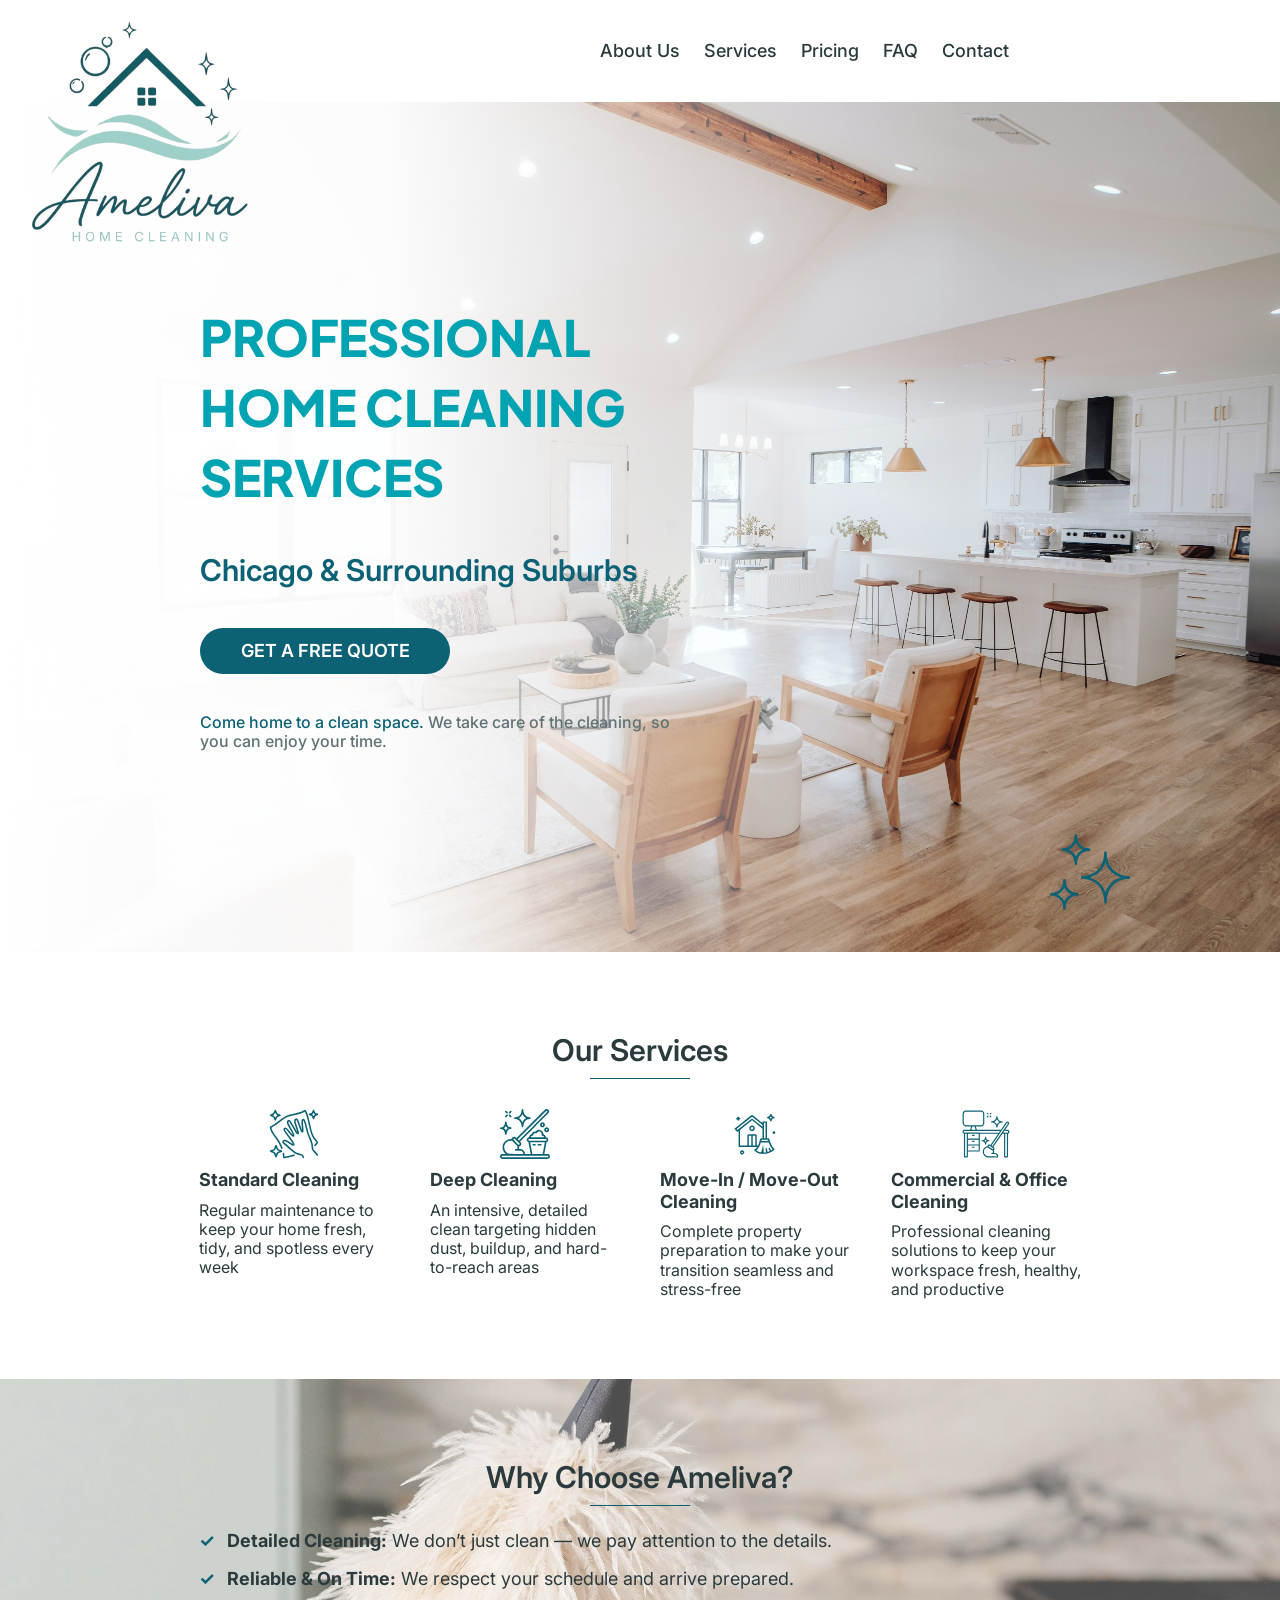
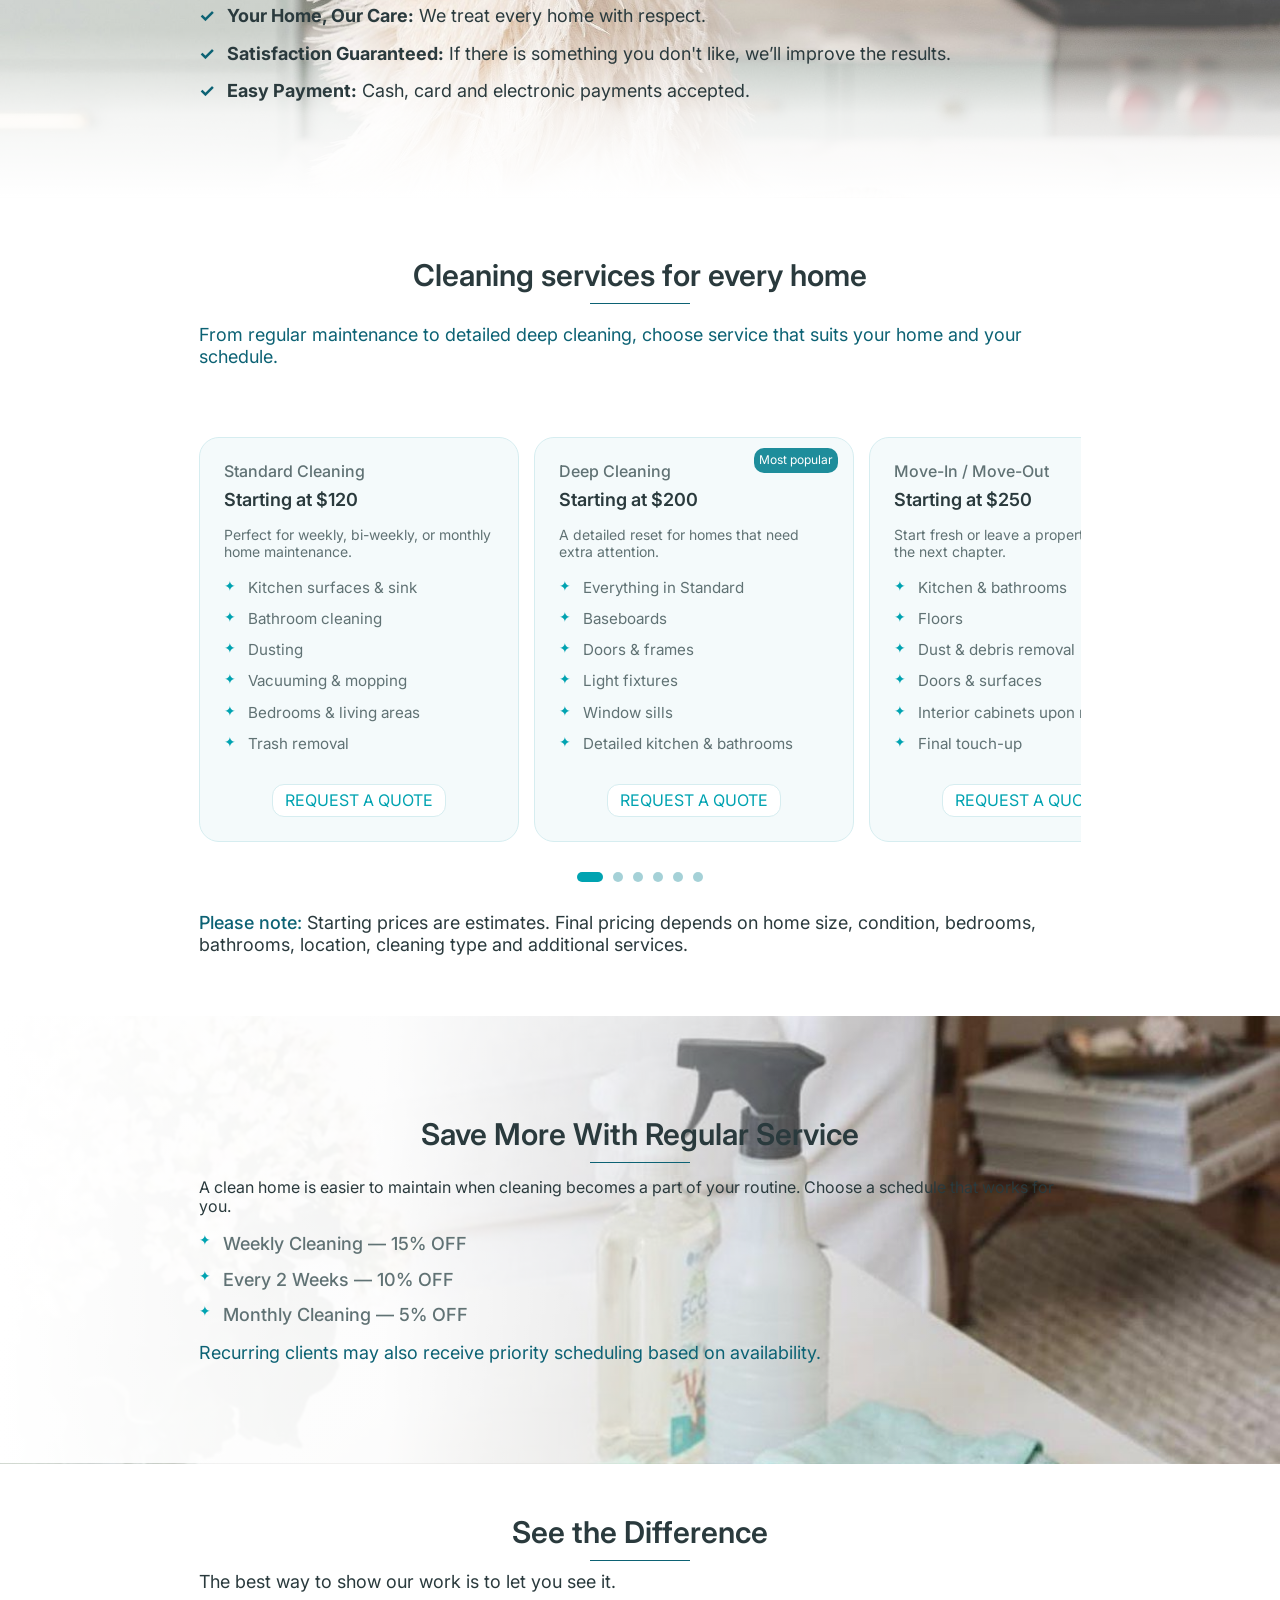
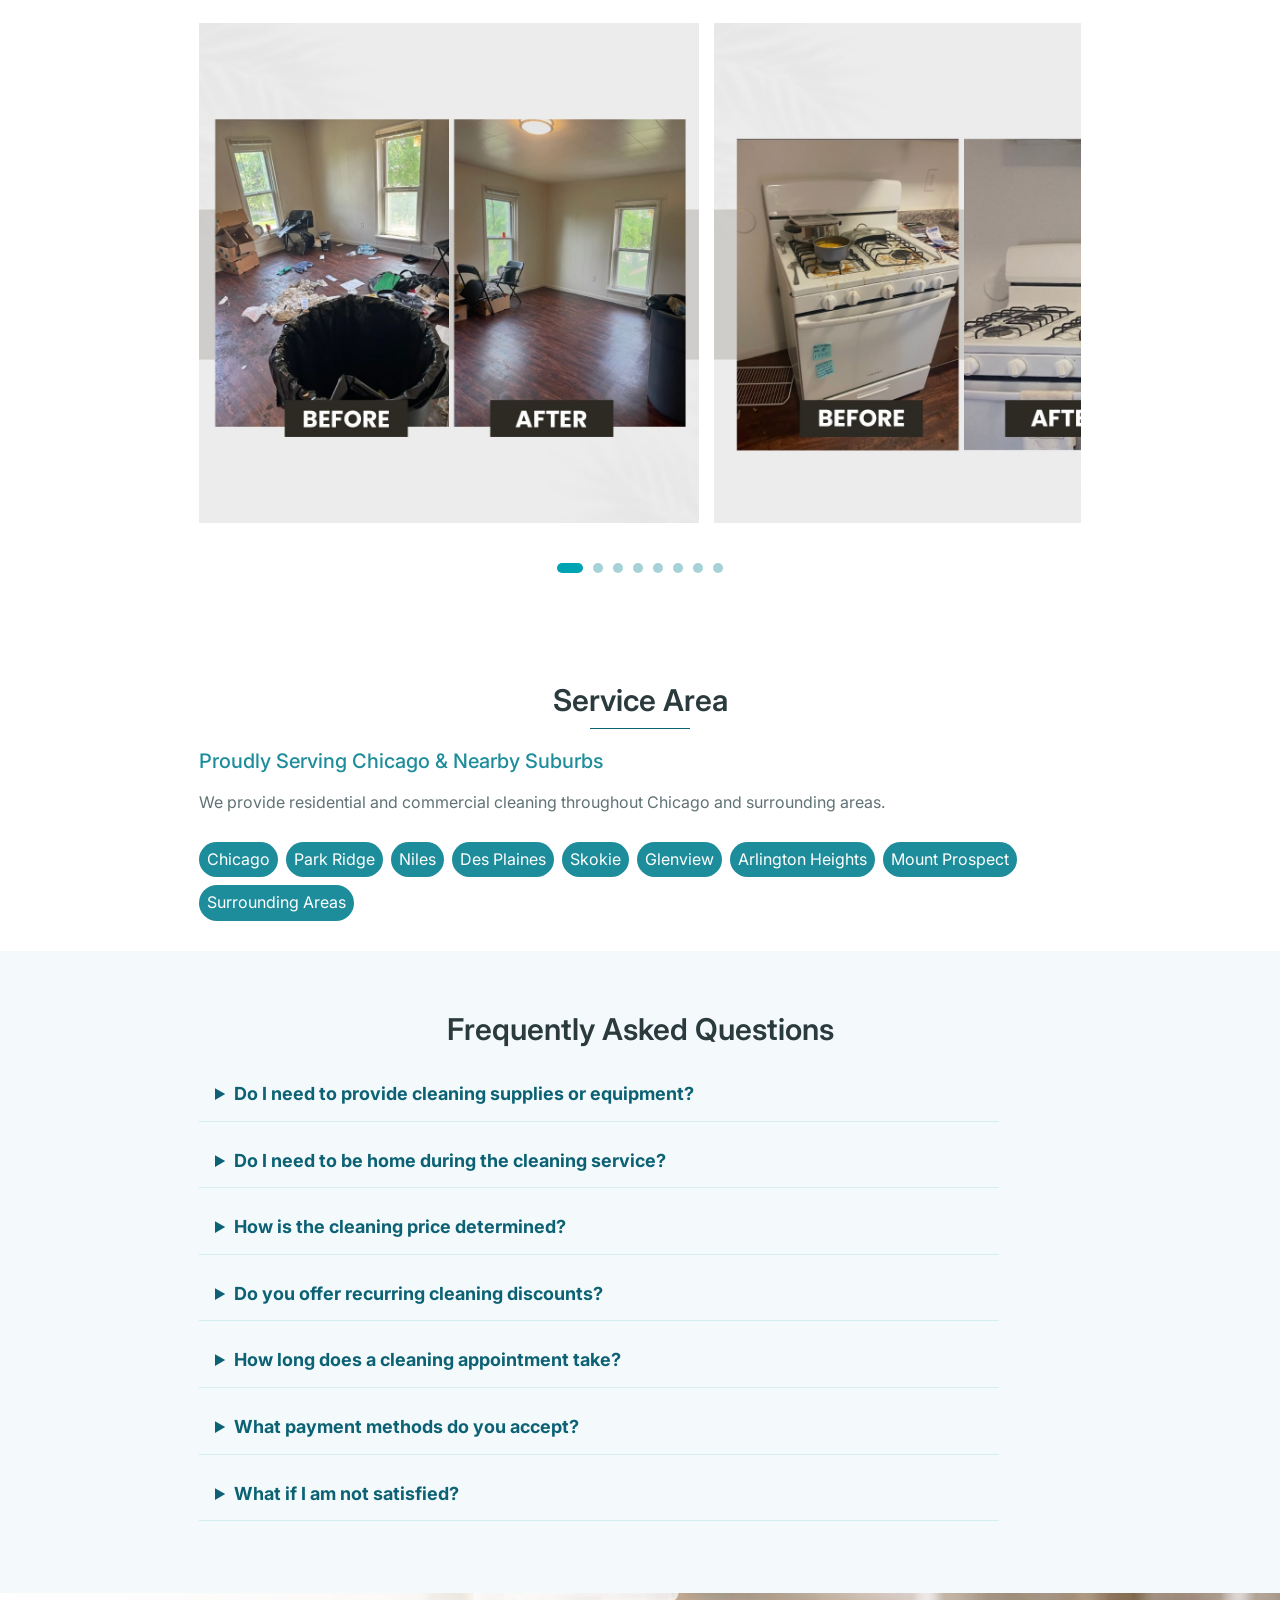
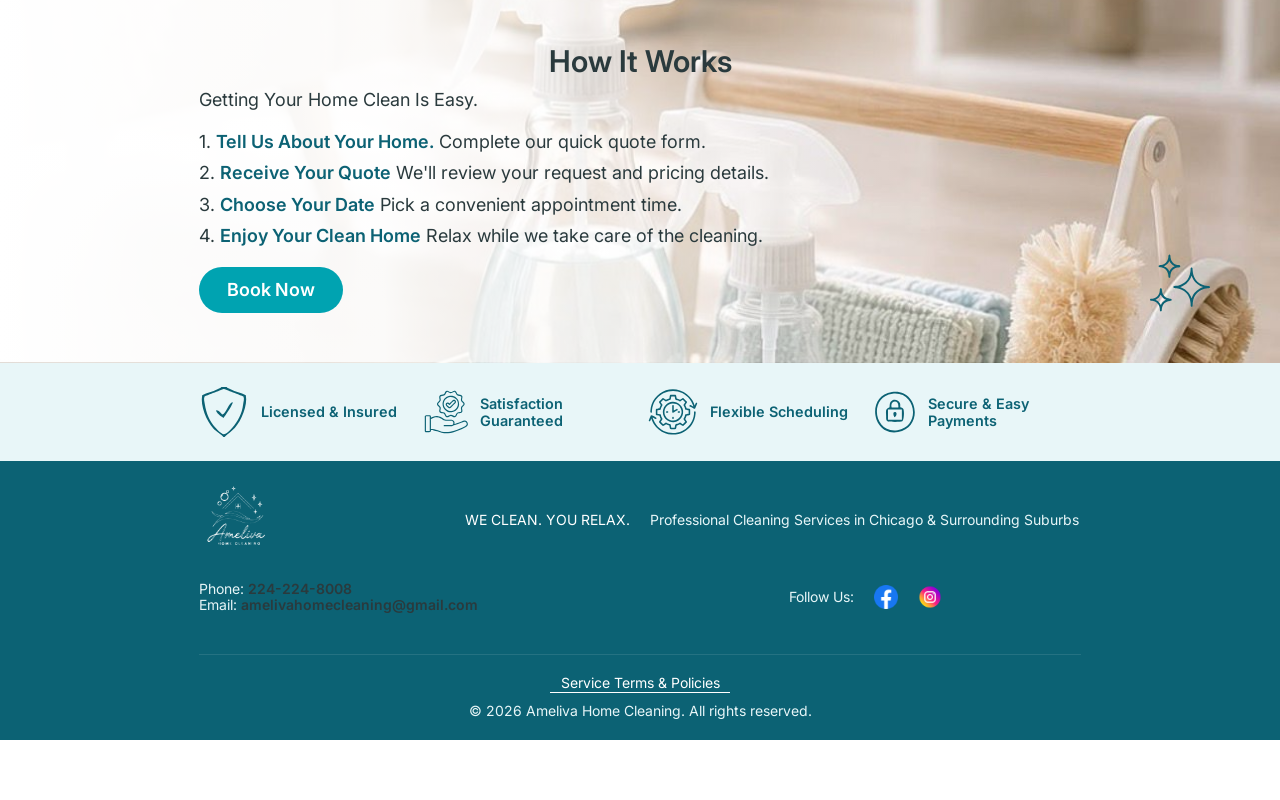
<file: index.html>
<!DOCTYPE html>
<html lang="en">

<head>
    <meta charset="UTF-8">
    <meta name="viewport" content="width=device-width, initial-scale=1.0">
    <title>Ameliva Home Cleaning | Professional Cleaning Services in Chicago</title>
    <link rel="shortcut icon" href="./images/logo.png" type="image/x-icon" />
    <meta name="description"
        content="Professional house cleaning services in Chicago and surrounding suburbs. Standard cleaning, deep cleaning, move-in and move-out cleaning, Airbnb and commercial cleaning.">
    <link rel="preconnect" href="https://fonts.googleapis.com">
    <link rel="preconnect" href="https://fonts.gstatic.com" crossorigin>
    <link
        href="https://fonts.googleapis.com/css2?family=Inter:ital,opsz,wght@0,14..32,100..900;1,14..32,100..900&family=Plus+Jakarta+Sans:ital,wght@0,200..800;1,200..800&display=swap"
        rel="stylesheet">
    <link rel="stylesheet"
        href="https://cdnjs.cloudflare.com/ajax/libs/modern-normalize/1.0.0/modern-normalize.min.css" />
    <link rel="stylesheet" href="./sass/main.css">
    <script async src="https://www.googletagmanager.com/gtag/js?id=G-VJPVRWB7EY"></script>
    <script>
        window.dataLayer = window.dataLayer || [];
        function gtag() { dataLayer.push(arguments); }
        gtag('js', new Date());

        gtag('config', 'G-VJPVRWB7EY');
    </script>
    </link>
</head>

<body>
    <header class="header">
        <div class="header__container__menu">
            <a href="/index.html">
                <img src="images/logo.png" class="header__container__menu__logo" alt="Ameliva Logo">
            </a>
            <button class="burger-menu" id="burgerBtn" aria-label="Toggle navigation">
                <span></span>
                <span></span>
                <span></span>
            </button>
        </div>
        <nav class="header__container__nav" id="mainNav">
            <ul>
                <li><a href="#about">About Us</a></li>
                <li><a href="#services">Services</a></li>
                <li><a href="#price">Pricing</a></li>
                <li><a href="#faq">FAQ</a></li>
                <li><a href="#contact">Contact</a></li>
            </ul>
            <a href="tel:+12242248008" itemprop="telephone" class="btn btn-primary header__container__nav__button">Call
                Now</a>
        </nav>
        <div class="header__container__nav__overlay" id="navOverlay"></div>
    </header>

    <section class="section__hero">
        <div class="section__hero__container">
            <a href="#index.html" class="logo__container__descktop">
                <img src="images/logo.png" class="header__container__desctop__logo" alt="Ameliva Logo">
            </a>
            <div class="section__hero__content">
                <h1 class="section__hero__title reveal-on-scroll">Professional home cleaning services</h1>
                <p class="section__hero__description reveal-on-scroll reveal-delay-1">
                    Chicago & Surrounding Suburbs
                </p>
                <a href="./booking.html" target="_blank" class="btn btn-secondary reveal-on-scroll reveal-delay-1">GET A
                    FREE QUOTE</a>
                <p class="section__hero__enjoy"><span>Come home to a clean space.</span> We take care of the cleaning,
                    so
                    you can enjoy your time.</p>
            </div>
        </div>

        <svg class="section__hero__wave" xmlns="http://www.w3.org/2000/svg" viewBox="0 0 1440 320">
            <path fill="#0C6274" fill-opacity="1"
                d="M0,224L60,229.3C120,235,240,245,360,245.3C480,245,600,235,720,202.7C840,171,960,117,1080,112C1200,107,1320,149,1380,170.7L1440,192L1440,320L1380,320C1320,320,1200,320,1080,320C960,320,840,320,720,320C600,320,480,320,360,320C240,320,120,320,60,320L0,320Z">
            </path>
        </svg>
        <svg class="section__hero__icon" width="40px" height="40px">
            <use href="./images/sprite.svg#stars"></use>
        </svg>
    </section>
    <section class="section section__services reveal-on-scroll" id="services">
        <div class="container">
            <h2 class="section__title">Our Services</h2>
            <p class="section__title__decor"></p>
            <ul class="section__services__list">
                <li class="section__services__list__item">
                    <svg class="section__services__list__item__icon" width="40px" height="40px">
                        <use href="./images/sprite.svg#standart"></use>
                    </svg>
                    <h3 class="section__services__list__item__title">Standard Cleaning</h3>
                    <p class="section__services__list__item__discription">
                        Regular maintenance to keep your home fresh, tidy, and spotless every week
                    </p>
                </li>
                <li class="section__services__list__item">
                    <svg class="section__services__list__item__icon" width="40px" height="40px">
                        <use href="./images/sprite.svg#deep"></use>
                    </svg>
                    <h3 class="section__services__list__item__title">Deep Cleaning</h3>
                    <p class="section__services__list__item__discription">An intensive, detailed clean targeting hidden
                        dust, buildup, and hard-to-reach areas</p>

                </li>
                <li class="section__services__list__item">
                    <svg class="section__services__list__item__icon" width="40px" height="40px">
                        <use href="./images/sprite.svg#move"></use>
                    </svg>
                    <h3 class="section__services__list__item__title">Move-In / Move-Out Cleaning</h3>
                    <p class="section__services__list__item__discription">Complete property preparation to make your
                        transition seamless and stress-free</p>

                </li>
                <li class="section__services__list__item">
                    <svg class="section__services__list__item__icon" width="40px" height="40px">
                        <use href="./images/sprite.svg#office"></use>
                    </svg>
                    <h3 class="section__services__list__item__title">Commercial & Office Cleaning</h3>
                    <p class="section__services__list__item__discription">Professional cleaning solutions to keep your
                        workspace fresh, healthy, and productive</p>

                </li>
            </ul>
        </div>
    </section>


    <section id="about" class="section__why-us reveal-on-scroll">
        <div class="container section__why-us__content">
            <h2 class="section__title">Why Choose Ameliva?</h2>
            <p class="section__title__decor"></p>
            <ul class="section__why-us__list">
                <li>
                    <span class="section__why-us__list__icon">✓</span>
                    <span><strong>Detailed Cleaning:</strong> We don’t just clean — we pay attention to the
                        details.</span>
                </li>
                <li>
                    <span class="section__why-us__list__icon">✓</span>
                    <span><strong>Reliable & On Time:</strong> We respect your schedule and arrive prepared.</span>
                </li>
                <li>
                    <span class="section__why-us__list__icon">✓</span>
                    <span><strong>Your Home, Our Care:</strong> We treat every home with respect.</span>
                </li>
                <li>
                    <span class="section__why-us__list__icon">✓</span>
                    <span><strong>Satisfaction Guaranteed:</strong> If there is something you don't like, we’ll improve
                        the results.</span>
                </li>
                <li>
                    <span class="section__why-us__list__icon">✓</span>
                    <span><strong>Easy Payment:</strong> Cash, card and electronic payments accepted.</span>
                </li>
            </ul>
        </div>

    </section>


    <section id="price" class="section__price reveal-on-scroll">
        <div class="container">
            <h2 class="section__title">Cleaning services for every home</h2>
            <p class="section__title__decor"></p>
            <p class="section__price__description">From regular maintenance to detailed deep cleaning, choose
                service that suits your home and your schedule.</p>
            <ul class="section__price__list">
                <li class="section__price__list__item">
                    <article class="section__price__list__item-card">
                        <h3 class="section__price__list__item-card__title">Standard Cleaning</h3>
                        <p class="section__price__list__item-card__price">Starting at $120</p>
                        <p class="section__price__list__item-card__description">Perfect for weekly, bi-weekly, or
                            monthly home maintenance.</p>
                        <ul class="section__price__list__item-card__list">
                            <li class="section__price__list__item-card__list__item">Kitchen surfaces & sink</li>
                            <li class="section__price__list__item-card__list__item">Bathroom cleaning</li>
                            <li class="section__price__list__item-card__list__item">Dusting</li>
                            <li class="section__price__list__item-card__list__item">Vacuuming & mopping</li>
                            <li class="section__price__list__item-card__list__item">Bedrooms & living areas</li>
                            <li class="section__price__list__item-card__list__item">Trash removal</li>
                        </ul>
                        <a class="section__price__item-card__price-tag" href="./booking.html" target="_blank">REQUEST A
                            QUOTE</a>
                    </article>

                </li>
                <li class="section__price__list__item">
                    <article class="section__price__list__item-card">
                        <div class="section__price__list__item-card__title-container">
                            <h3 class="section__price__list__item-card__title">Deep Cleaning</h3>
                            <p class="section__price__list__item-card__popular">Most popular</p>
                        </div>

                        <p class="section__price__list__item-card__price">Starting at $200</p>
                        <p class="section__price__list__item-card__description">A detailed reset for homes that need
                            extra attention.</p>
                        <ul class="section__price__list__item-card__list">
                            <li class="section__price__list__item-card__list__item">Everything in Standard</li>
                            <li class="section__price__list__item-card__list__item">Baseboards</li>
                            <li class="section__price__list__item-card__list__item">Doors & frames</li>
                            <li class="section__price__list__item-card__list__item">Light fixtures</li>
                            <li class="section__price__list__item-card__list__item">Window sills</li>
                            <li class="section__price__list__item-card__list__item">Detailed kitchen & bathrooms</li>
                        </ul>
                        <a class="section__price__item-card__price-tag" href="./booking.html" target="_blank">REQUEST A
                            QUOTE</a>
                    </article>
                </li>
                <li class="section__price__list__item">
                    <article class="section__price__list__item-card">
                        <h3 class="section__price__list__item-card__title">Move-In / Move-Out</h3>
                        <p class="section__price__list__item-card__price">Starting at $250</p>
                        <p class="section__price__list__item-card__description">Start fresh or leave a property ready
                            for the next chapter.</p>
                        <ul class="section__price__list__item-card__list">
                            <li class="section__price__list__item-card__list__item">Kitchen & bathrooms</li>
                            <li class="section__price__list__item-card__list__item">Floors</li>
                            <li class="section__price__list__item-card__list__item">Dust & debris removal</li>
                            <li class="section__price__list__item-card__list__item">Doors & surfaces</li>
                            <li class="section__price__list__item-card__list__item">Interior cabinets upon request</li>
                            <li class="section__price__list__item-card__list__item">Final touch-up</li>
                        </ul>
                        <a class="section__price__item-card__price-tag" href="./booking.html" target="_blank">REQUEST A
                            QUOTE</a>
                    </article>
                </li>
                <li class="section__price__list__item">
                    <article class="section__price__list__item-card">
                        <h3 class="section__price__list__item-card__title">Airbnb & Rental Turnovers</h3>
                        <p class="section__price__list__item-card__price">Starting at $80</p>
                        <p class="section__price__list__item-card__description">Reliable cleaning between guests and for
                            short-term rentals.</p>
                        <ul class="section__price__list__item-card__list">
                            <li class="section__price__list__item-card__list__item">Complete turnover cleaning</li>
                            <li class="section__price__list__item-card__list__item">Kitchen & bathrooms</li>
                            <li class="section__price__list__item-card__list__item">Bedroom preparation</li>
                            <li class="section__price__list__item-card__list__item">Bed linen changes</li>
                            <li class="section__price__list__item-card__list__item">Laundry upon request</li>
                        </ul>
                        <a class="section__price__item-card__price-tag" href="./booking.html" target="_blank">REQUEST A
                            QUOTE</a>
                    </article>
                </li>
                <li class="section__price__list__item">
                    <article class="section__price__list__item-card">
                        <h3 class="section__price__list__item-card__title">Office & Commercial</h3>
                        <p class="section__price__list__item-card__price">Custom Quote</p>
                        <p class="section__price__list__item-card__description">Keep your workplace clean, comfortable,
                            and professional.</p>
                        <ul class="section__price__list__item-card__list">
                            <li class="section__price__list__item-card__list__item">Workspace</li>
                            <li class="section__price__list__item-card__list__item">Restrooms</li>
                            <li class="section__price__list__item-card__list__item">Common areas</li>
                            <li class="section__price__list__item-card__list__item">Floors</li>
                            <li class="section__price__list__item-card__list__item">Trash removal</li>
                            <li class="section__price__list__item-card__list__item">High-touch surfaces</li>
                        </ul>
                        <a class="section__price__item-card__price-tag" href="./booking.html" target="_blank">REQUEST A
                            QUOTE</a>
                    </article>
                </li>
                <li class="section__price__list__item">
                    <article class="section__price__list__item-card">
                        <h3 class="section__price__list__item-card__title">Add-On Services</h3>
                        <p class="section__price__list__item-card__price">By Request</p>
                        <p class="section__price__list__item-card__description">Customize your cleaning with additional
                            services.</p>
                        <ul class="section__price__list__item-card__list">
                            <li class="section__price__list__item-card__list__item">Inside oven</li>
                            <li class="section__price__list__item-card__list__item">Inside refrigerator</li>
                            <li class="section__price__list__item-card__list__item">Interior windows</li>
                            <li class="section__price__list__item-card__list__item">Baseboards</li>
                            <li class="section__price__list__item-card__list__item">Inside cabinets</li>
                            <li class="section__price__list__item-card__list__item">Laundry</li>
                        </ul>
                        <a class="section__price__item-card__price-tag" href="./booking.html" target="_blank">ADD TO MY
                            QUOTE</a>
                    </article>
                </li>
            </ul>
            <div class="section__price__pagination">
                <button class="section__price__dot active" aria-label="Go to slide 1"></button>
                <button class="section__price__dot" aria-label="Go to slide 2"></button>
                <button class="section__price__dot" aria-label="Go to slide 3"></button>
                <button class="section__price__dot" aria-label="Go to slide 4"></button>
                <button class="section__price__dot" aria-label="Go to slide 5"></button>
                <button class="section__price__dot" aria-label="Go to slide 6"></button>
            </div>
            <p class="section__prise__conditions"><span>Please note:</span> Starting prices are estimates. Final pricing
                depends on home size, condition, bedrooms, bathrooms, location, cleaning type and additional services.
            </p>
        </div>
    </section>
    <section class="section__discount reveal-on-scroll">
        <div class="container">
            <h3 class="section__title">Save More With Regular Service</h3>
            <p class="section__title__decor"></p>
            <p class="section__discount__desc">A clean home is easier to maintain when cleaning becomes a part of your
                routine. Choose a schedule that works for you.</p>
            <ul class="section__discount__list">
                <li class="section__discount__list__item">Weekly Cleaning — 15% OFF</li>
                <li class="section__discount__list__item">Every 2 Weeks — 10% OFF</li>
                <li class="section__discount__list__item">Monthly Cleaning — 5% OFF</li>
            </ul>
            <p class="section__discount__priority">Recurring clients may also receive priority scheduling based on
                availability.</p>
        </div>
    </section>

    <section class="section__before-after reveal-on-scroll">
        <div class="container">
            <h3 class="section__title">See the Difference</h3>
            <p class="section__title__decor"></p>
            <p class="section__before-after__desc">The best way to show our work is to let you see it.</p>
            <ul class="section__before-after__list">
                <li class="section__before-after__list__item">
                    <img class="section__before-after__list__item__img" src="./images/before-after.jpg"
                        alt="photo work results" />
                </li>
                <li class="section__before-after__list__item">
                    <img class="section__before-after__list__item__img" src="./images/before-after2.jpg"
                        alt="photo work results" />
                </li>
                <li class="section__before-after__list__item">
                    <img class="section__before-after__list__item__img" src="./images/before-after3.jpg"
                        alt="photo work results" />
                </li>
                <li class="section__before-after__list__item">
                    <img class="section__before-after__list__item__img" src="./images/before-after4.jpg"
                        alt="photo work results" />
                </li>
                <li class="section__before-after__list__item">
                    <img class="section__before-after__list__item__img" src="./images/before-after5.jpg"
                        alt="photo work results" />
                </li>
                <li class="section__before-after__list__item">
                    <img class="section__before-after__list__item__img" src="./images/before-after6.jpg"
                        alt="photo work results" />
                </li>
                <li class="section__before-after__list__item">
                    <img class="section__before-after__list__item__img" src="./images/before-after8.jpg"
                        alt="photo work results" />
                </li>
                <li class="section__before-after__list__item">
                    <img class="section__before-after__list__item__img" src="./images/before-after7.jpg"
                        alt="photo work results" />
                </li>
            </ul>
            <div class="section__before__pagination">
                <button class="section__before__dot active" aria-label="Go to slide 1"></button>
                <button class="section__before__dot" aria-label="Go to slide 2"></button>
                <button class="section__before__dot" aria-label="Go to slide 3"></button>
                <button class="section__before__dot" aria-label="Go to slide 4"></button>
                <button class="section__before__dot" aria-label="Go to slide 5"></button>
                <button class="section__before__dot" aria-label="Go to slide 6"></button>
                <button class="section__before__dot" aria-label="Go to slide 7"></button>
                <button class="section__before__dot" aria-label="Go to slide 8"></button>
            </div>
        </div>
    </section>
    <section class="section__area reveal-on-scroll">
        <div class="container">
            <h2 class="section__title">Service Area</h2>
            <p class="section__title__decor"></p>
            <p class="section__area__subtitle">Proudly Serving Chicago & Nearby Suburbs</p>
            <p class="section__area__desc">We provide residential and commercial cleaning throughout Chicago and
                surrounding
                areas.</p>
            <ul class="section__area__list">
                <li class="section__area__list__item">Chicago</li>
                <li class="section__area__list__item">Park Ridge</li>
                <li class="section__area__list__item">Niles</li>
                <li class="section__area__list__item">Des Plaines</li>
                <li class="section__area__list__item">Skokie</li>
                <li class="section__area__list__item">Glenview</li>
                <li class="section__area__list__item">Arlington Heights</li>
                <li class="section__area__list__item">Mount Prospect</li>
                <li class="section__area__list__item">Surrounding Areas</li>
            </ul>
        </div>


    </section>

    <section id="faq" class="section__faq reveal-on-scroll">
        <div class="container">
            <h2 class="section__title">Frequently Asked Questions</h2>

            <div class="section__faq__list">
                <details class="section__faq__list__item">
                    <summary class="section__faq__list__item__q">Do I need to provide cleaning supplies or equipment?
                    </summary>
                    <p class="section__faq__list__item__a">No. Our team arrives fully prepared with professional
                        cleaning supplies and modern equipment
                        needed to complete the service. If you have specific products you prefer us to use, please let
                        us know in advance.</p>
                </details>

                <details class="section__faq__list__item">
                    <summary class="section__faq__list__item__q">Do I need to be home during the cleaning service?
                    </summary>
                    <p class="section__faq__list__item__a">No. Many of our clients provide access instructions before
                        the appointment. We respect your
                        privacy and treat every home with care.</p>
                </details>

                <details class="section__faq__list__item">
                    <summary class="section__faq__list__item__q">How is the cleaning price determined?</summary>
                    <p class="section__faq__list__item__a">Pricing depends on home size, bedrooms/bathrooms count,
                        cleaning type, and property condition. We
                        provide clear estimates before starting.</p>
                </details>

                <details class="section__faq__list__item">
                    <summary class="section__faq__list__item__q">Do you offer recurring cleaning discounts?</summary>
                    <p class="section__faq__list__item__a">Yes. We offer weekly cleaning, every two weeks cleaning,
                        monthly cleaning. Recurring clients receive priority scheduling and maintenance pricing.
                    </p>
                </details>
                <details class="section__faq__list__item">
                    <summary class="section__faq__list__item__q">How long does a cleaning appointment take?</summary>
                    <p class="section__faq__list__item__a">The time depends on the size and condition of your home and
                        the type of cleaning selected. During your estimate, we can provide an approximate timeframe.
                    </p>
                </details>
                <details class="section__faq__list__item">
                    <summary class="section__faq__list__item__q">What payment methods do you accept?</summary>
                    <p class="section__faq__list__item__a">Cash, cards, and electronic payments.</p>
                </details>
                <details class="section__faq__list__item">
                    <summary class="section__faq__list__item__q">What if I am not satisfied?</summary>
                    <p class="section__faq__list__item__a">Please contact us within 24 hours. We will review your
                        concerns and work to make it right.</p>
                </details>
            </div>
        </div>
    </section>
    <section class="section__booking reveal-on-scroll">
        <div class="container">
            <h3 class="section__title">How It Works</h3>
            <p class="sectioion__description">Getting Your Home Clean Is Easy.</p>
            <ul class="section__booking__list">
                <li class="section__booking__list__item"> 1. <span>Tell Us About Your Home.</span> Complete our quick
                    quote form.
                </li>
                <li class="section__booking__list__item"> 2. <span>Receive Your Quote</span>
                    We'll review your request and pricing details.</li>
                <li class="section__booking__list__item">
                    3. <span>Choose Your Date</span>
                    Pick a convenient appointment time.</li>
                <li class="section__booking__list__item"> 4. <span>Enjoy Your Clean Home</span>
                    Relax while we take care of the cleaning.</li>
            </ul>
            <svg class="section__booking__icon" width="40px" height="40px">
                <use href="./images/sprite.svg#stars"></use>
            </svg>
            <a href="./booking.html" target="_blank" class="btn btn-primary header__container__nav__button">Book Now</a>
        </div>
    </section>
    <section class="section__trust-signals reveal-on-scroll">
        <div class="container">
            <ul class="section__trust-signals__list">
                <li class="section__trust-signals__list__item">
                    <svg class="section__trust-signals__list__item__icon" width="40px" height="40px">
                        <use href="./images/sprite.svg#protect"></use>
                    </svg>
                    <p>Licensed & Insured</p>
                </li>
                <li class="section__trust-signals__list__item">
                    <svg class="section__trust-signals__list__item__icon" width="40px" height="40px">
                        <use href="./images/sprite.svg#guarantee"></use>
                    </svg>
                    <p>Satisfaction Guaranteed</p>
                </li>
                <li class="section__trust-signals__list__item">
                    <svg class="section__trust-signals__list__item__icon" width="40px" height="40px">
                        <use href="./images/sprite.svg#schedule"></use>
                    </svg>
                    <p>Flexible Scheduling</p>
                </li>
                <li class="section__trust-signals__list__item">
                    <svg class="section__trust-signals__list__item__icon" width="40px" height="40px">
                        <use href="./images/sprite.svg#secure"></use>
                    </svg>
                    <p>Secure & Easy Payments</p>
                </li>
            </ul>
        </div>
    </section>
    </main>


    <footer id="contact" class="section__footer">
        <div class="container">
            <div class="section__footer__container">
                <div class="section__footer__brand">
                    <img class="section__footer__logo" src="./images/footer-logo.png" alt="logo ameliva" />
                    <p>We clean. You relax.</p>
                </div>
                <p class="section__footer__area">Professional Cleaning Services in Chicago & Surrounding Suburbs</p>
                <div class="section__footer__contacts">
                    <p>Phone: <a href="tel:+12242248008" itemprop="telephone">224-224-8008</a></p>
                    <p>Email: <a href="mailto:amelivahomecleaning@gmail.com"
                            itemprop="email">amelivahomecleaning@gmail.com</a>
                    </p>
                </div>

                <div class="section__footer__socials">
                    <p>Follow Us:</p>

                    <a href="https://www.facebook.com/profile.php?id=61593935253231" aria-label="Facebook"
                        target="_blank"><img src="./images/facebook.png" alt="Facebook" width="24" height="24"></a>
                    <a href="https://www.instagram.com/amelivahomecleaning/#" aria-label="Instagram"
                        target="_blank"><img src="./images/instagram.png" alt="Instagram" width="24" height="24"></a>
                </div>
            </div>
            <div class="section__footer__bottom">
                <a href="./policies.html" target="_blank" class="section__footer__policies">Service Terms &
                    Policies</a>
                <p class="section__footer__rights-reserved">&copy; 2026 Ameliva Home Cleaning. All rights reserved.</p>
            </div>
        </div>

        <div class="section__footer__button">
            <a href="tel:+12242248008" itemprop="telephone" class="btn btn-primary">Call Now</a>
            <a href="./booking.html" target="_blank" class="btn btn-secondary">GET A FREE QUOTE</a>
        </div>
    </footer>

    </main>
    <button class="back-to-top" id="backToTop" aria-label="Scroll to top">
        ↑
    </button>
    <script src="./js/menu.js"></script>
    <script src="./js/footer-button.js"></script>
    <script src="./js/slider.js"></script>
    <script src="./js/pagination.js"></script>
    <script src="./js/animation.js"></script>
    <script src="./js/form.js"></script>
</body>

</html>
</file>
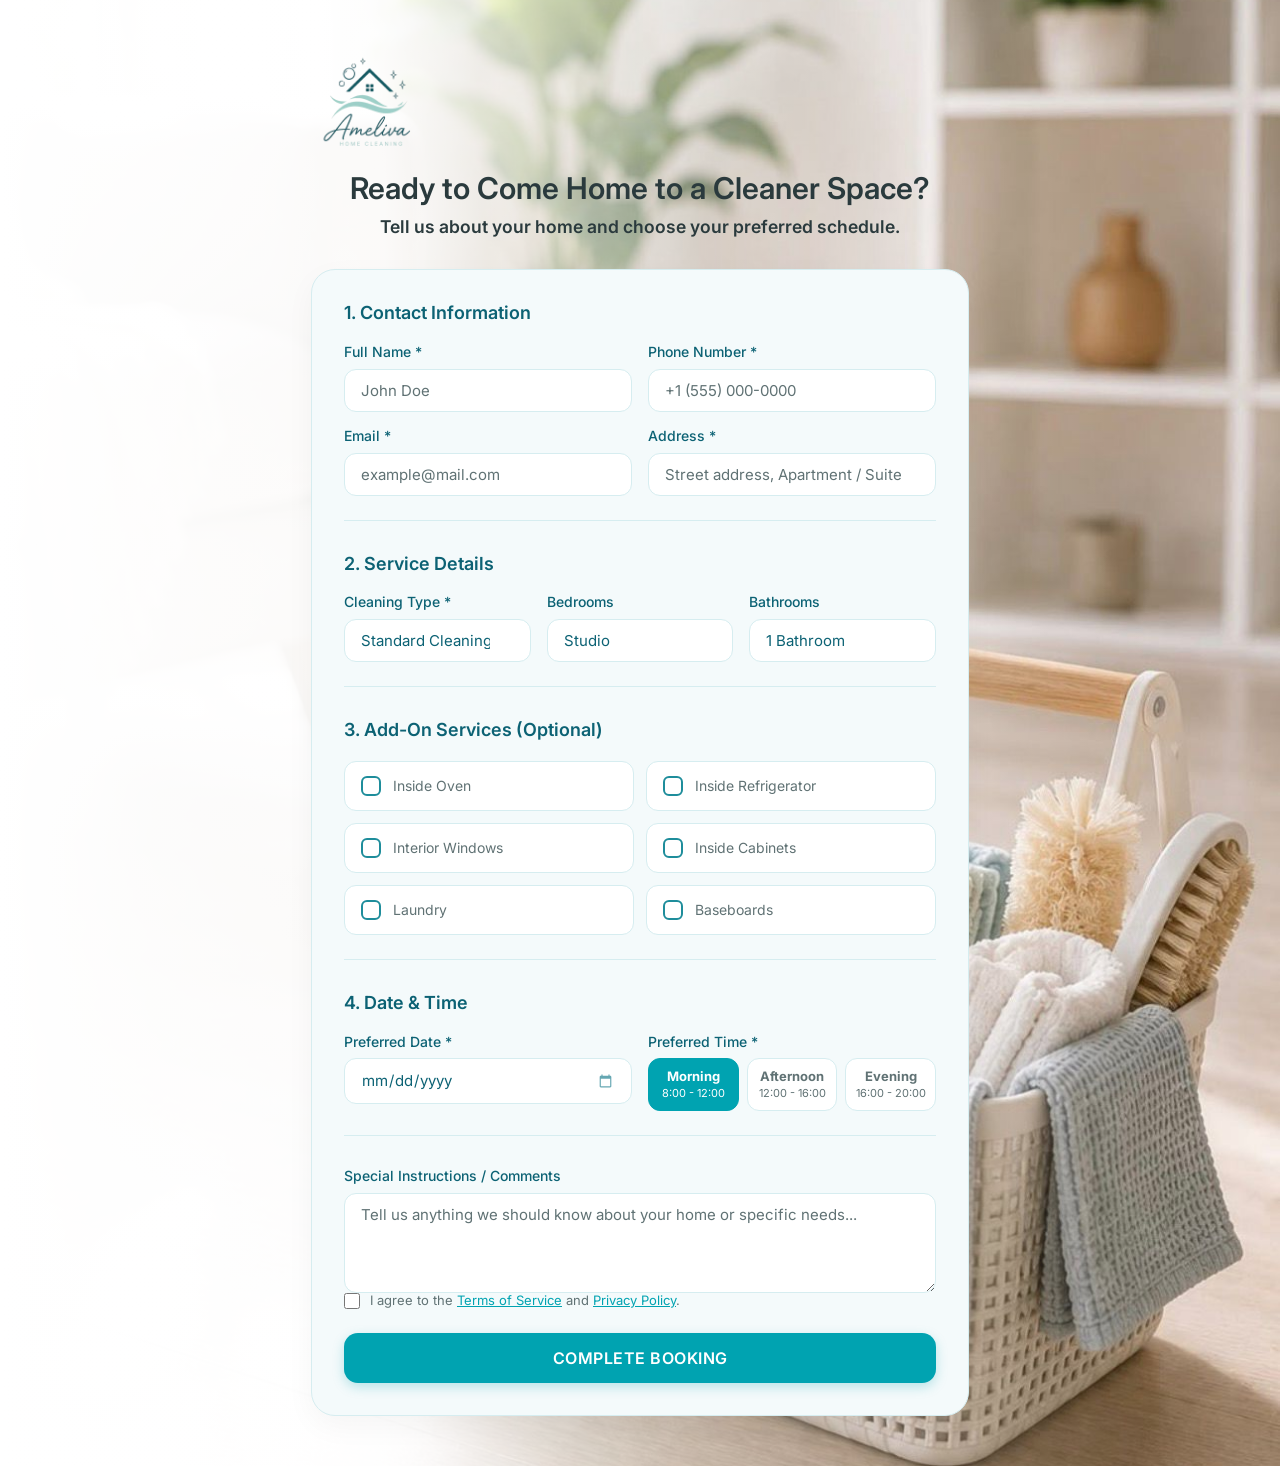
<file: booking.html>
<!DOCTYPE html>
<html lang="en">

<head>
    <meta charset="UTF-8">
    <meta name="viewport" content="width=device-width, initial-scale=1.0">
    <title>Ameliva Home Cleaning | Professional Cleaning Services in Chicago</title>
    <link rel="shortcut icon" href="./images/logo.png" type="image/x-icon" />
    <meta name="description"
        content="Professional residential and commercial cleaning services in Chicago & surrounding suburbs. Standard, deep, move-in/out, and Airbnb turnovers.">
    <link rel="preconnect" href="https://fonts.googleapis.com">
    <link rel="preconnect" href="https://fonts.gstatic.com" crossorigin>
    <link
        href="https://fonts.googleapis.com/css2?family=Inter:ital,opsz,wght@0,14..32,100..900;1,14..32,100..900&family=Plus+Jakarta+Sans:ital,wght@0,200..800;1,200..800&display=swap"
        rel="stylesheet">
    <link rel="stylesheet"
        href="https://cdnjs.cloudflare.com/ajax/libs/modern-normalize/1.0.0/modern-normalize.min.css" />
    <link rel="stylesheet" href="./sass/main.css">
    </link>
</head>

<body>
    <section id="booking-form" class="section__booking">

        <div class="container booking-container">
            <a href="/index.html">
                <img src="images/logo.png" class="header__container__menu__logo" alt="Ameliva Logo">
            </a>
            <h2 class="section__title">Ready to Come Home to a Cleaner Space?</h2>
            <p class="section__subtitle">Tell us about your home and choose your preferred schedule.</p>

            <form class="booking-form" id="form" action="https://formspree.io/f/moevdpqd" method="POST">
                <div class="booking-form__section">
                    <h3 class="booking-form__section-title">1. Contact Information</h3>

                    <div class="booking-form__row">
                        <div class="booking-form__group booking-form__group--half">
                            <label class="booking-form__label" for="client-name">Full Name *</label>
                            <input type="text" id="client-name" name="name" class="booking-form__input"
                                placeholder="John Doe" required>
                        </div>

                        <div class="booking-form__group booking-form__group--half">
                            <label class="booking-form__label" for="client-phone">Phone Number *</label>
                            <input type="tel" id="client-phone" name="phone" class="booking-form__input"
                                placeholder="+1 (555) 000-0000" required>
                        </div>
                    </div>

                    <div class="booking-form__row">
                        <div class="booking-form__group booking-form__group--half">
                            <label class="booking-form__label" for="client-email">Email *</label>
                            <input type="email" id="client-email" name="email" class="booking-form__input"
                                placeholder="example@mail.com" required>
                        </div>

                        <div class="booking-form__group booking-form__group--half">
                            <label class="booking-form__label" for="client-address">Address *</label>
                            <input type="text" id="client-address" name="address" class="booking-form__input"
                                placeholder="Street address, Apartment / Suite" required>
                        </div>
                    </div>
                </div>

                <div class="booking-form__section">
                    <h3 class="booking-form__section-title">2. Service Details</h3>

                    <div class="booking-form__row">
                        <div class="booking-form__group booking-form__group--third">
                            <label class="booking-form__label" for="service-type">Cleaning Type *</label>
                            <select id="service-type" name="service_type" class="booking-form__select" required>
                                <option value="standard">Standard Cleaning</option>
                                <option value="deep">Deep Cleaning</option>
                                <option value="move">Move In / Move Out</option>
                                <option value="airbnb">Airbnb / Rental Turnover</option>
                                <option value="office">Office / Commercial</option>
                            </select>
                        </div>

                        <div class="booking-form__group booking-form__group--third">
                            <label class="booking-form__label" for="bedrooms-count">Bedrooms</label>
                            <select id="bedrooms-count" name="bedrooms" class="booking-form__select">
                                <option value="studio">Studio</option>
                                <option value="1">1 Bedroom</option>
                                <option value="2">2 Bedrooms</option>
                                <option value="3">3 Bedrooms</option>
                                <option value="4+">4+ Bedrooms</option>
                            </select>
                        </div>

                        <div class="booking-form__group booking-form__group--third">
                            <label class="booking-form__label" for="bathrooms-count">Bathrooms</label>
                            <select id="bathrooms-count" name="bathrooms" class="booking-form__select">
                                <option value="1">1 Bathroom</option>
                                <option value="1.5">1.5 Bathroom</option>
                                <option value="2">2 Bathrooms</option>
                                <option value="3">3 Bathrooms</option>
                                <option value="4+">4+ Bathrooms</option>
                            </select>
                        </div>
                    </div>
                </div>
                <div class="booking-form__section">
                    <h3 class="booking-form__section-title">3. Add-On Services (Optional)</h3>

                    <div class="booking-form__checkbox-grid">
                        <label class="booking-form__checkbox-card">
                            <input type="checkbox" name="addons[]" value="oven">
                            <span class="booking-form__checkbox-custom"></span>
                            <span class="booking-form__checkbox-text">Inside Oven</span>
                        </label>

                        <label class="booking-form__checkbox-card">
                            <input type="checkbox" name="addons[]" value="fridge">
                            <span class="booking-form__checkbox-custom"></span>
                            <span class="booking-form__checkbox-text">Inside Refrigerator</span>
                        </label>

                        <label class="booking-form__checkbox-card">
                            <input type="checkbox" name="addons[]" value="windows">
                            <span class="booking-form__checkbox-custom"></span>
                            <span class="booking-form__checkbox-text">Interior Windows</span>
                        </label>

                        <label class="booking-form__checkbox-card">
                            <input type="checkbox" name="addons[]" value="cabinets">
                            <span class="booking-form__checkbox-custom"></span>
                            <span class="booking-form__checkbox-text">Inside Cabinets</span>
                        </label>

                        <label class="booking-form__checkbox-card">
                            <input type="checkbox" name="addons[]" value="laundry">
                            <span class="booking-form__checkbox-custom"></span>
                            <span class="booking-form__checkbox-text">Laundry</span>
                        </label>

                        <label class="booking-form__checkbox-card">
                            <input type="checkbox" name="addons[]" value="balcony">
                            <span class="booking-form__checkbox-custom"></span>
                            <span class="booking-form__checkbox-text">Baseboards</span>
                        </label>
                    </div>
                </div>
                <div class="booking-form__section">
                    <h3 class="booking-form__section-title">4. Date & Time</h3>

                    <div class="booking-form__row">
                        <div class="booking-form__group booking-form__group--half">
                            <label class="booking-form__label" for="cleaning-date">Preferred Date *</label>
                            <input type="date" id="cleaning-date" name="cleaning_date"
                                class="booking-form__input booking-form__input--date" required>
                        </div>

                        <div class="booking-form__group booking-form__group--half">
                            <label class="booking-form__label">Preferred Time *</label>
                            <div class="booking-form__radio-group">

                                <label class="booking-form__radio-btn">
                                    <input type="radio" name="cleaning_time" value="morning" checked required>
                                    <span class="booking-form__radio-content">
                                        <strong>Morning</strong>
                                        <small>8:00 - 12:00</small>
                                    </span>
                                </label>

                                <label class="booking-form__radio-btn">
                                    <input type="radio" name="cleaning_time" value="afternoon">
                                    <span class="booking-form__radio-content">
                                        <strong>Afternoon</strong>
                                        <small>12:00 - 16:00</small>
                                    </span>
                                </label>

                                <label class="booking-form__radio-btn">
                                    <input type="radio" name="cleaning_time" value="evening">
                                    <span class="booking-form__radio-content">
                                        <strong>Evening</strong>
                                        <small>16:00 - 20:00</small>
                                    </span>
                                </label>

                            </div>
                        </div>
                    </div>
                </div>

                <div class="booking-form__section">
                    <div class="booking-form__group">
                        <label class="booking-form__label" for="comments">Special Instructions / Comments</label>
                        <textarea id="comments" name="comments" class="booking-form__textarea" rows="4"
                            placeholder="Tell us anything we should know about your home or specific needs..."></textarea>
                    </div>

                    <div class="booking-form__group">
                        <label class="booking-form__terms">
                            <input type="checkbox" name="terms" required>
                            <span>I agree to the <a href="#">Terms of Service</a> and <a href="./policies.html">Privacy
                                    Policy</a>.</span>
                        </label>
                    </div>
                </div>

                <button type="submit" class="booking-form__submit-btn">Complete Booking</button>
                <p id="form-status"></p>
            </form>

        </div>
    </section>
</body>

</html>
</file>
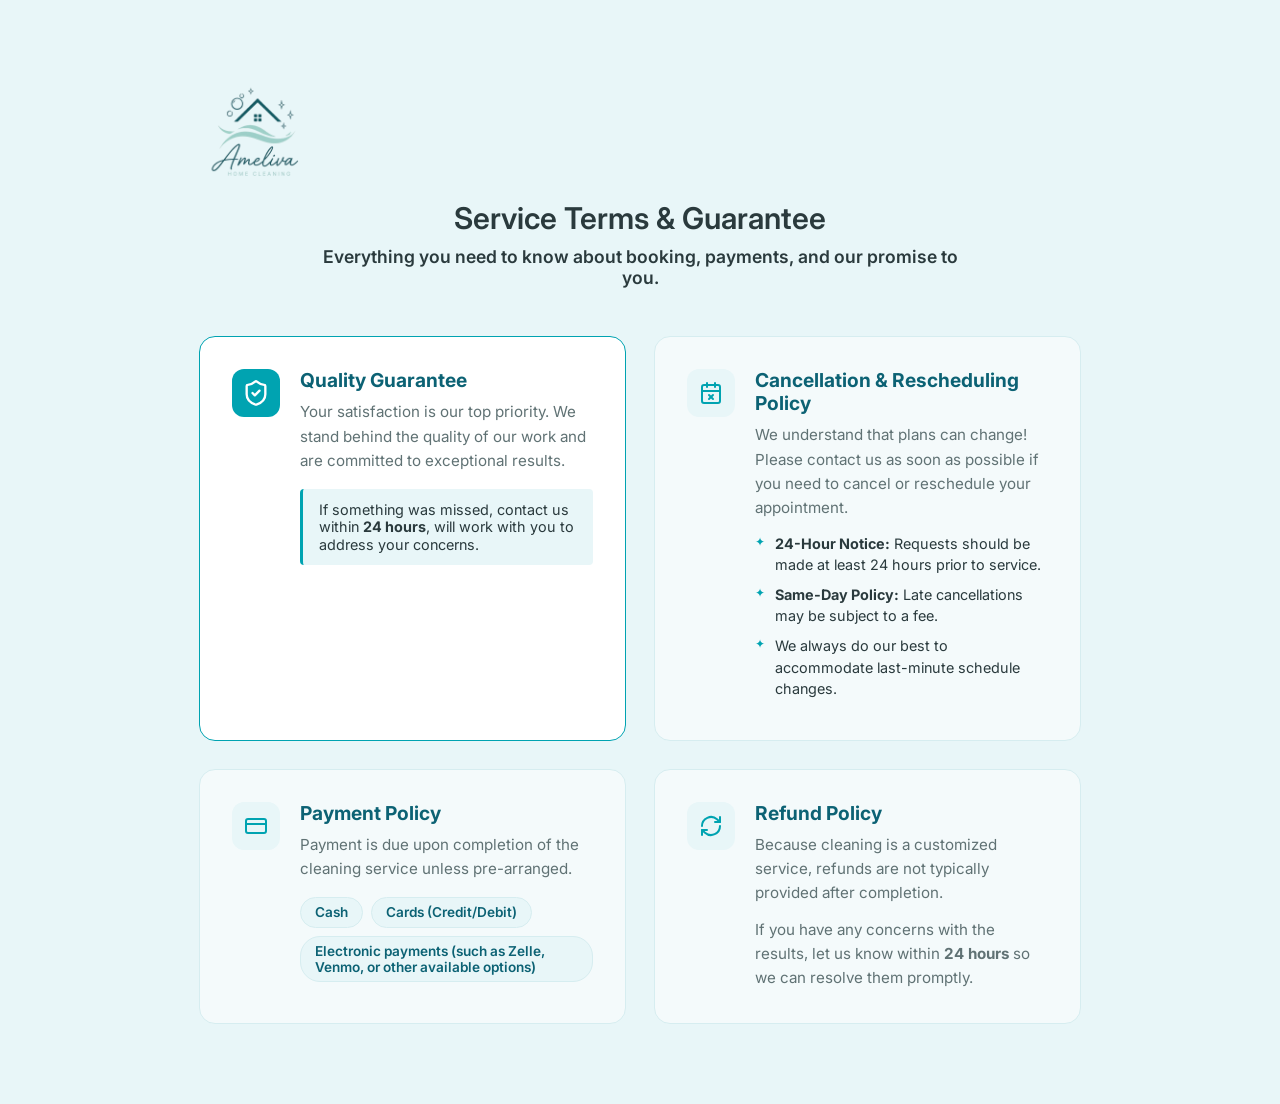
<file: policies.html>
<!DOCTYPE html>
<html lang="en">

<head>
    <meta charset="UTF-8">
    <meta name="viewport" content="width=device-width, initial-scale=1.0">
    <title>Ameliva Home Cleaning | Professional Cleaning Services in Chicago</title>
    <link rel="shortcut icon" href="./images/logo.png" type="image/x-icon" />
    <meta name="description"
        content="Professional residential and commercial cleaning services in Chicago & surrounding suburbs. Standard, deep, move-in/out, and Airbnb turnovers.">
    <link rel="preconnect" href="https://fonts.googleapis.com">
    <link rel="preconnect" href="https://fonts.gstatic.com" crossorigin>
    <link
        href="https://fonts.googleapis.com/css2?family=Inter:ital,opsz,wght@0,14..32,100..900;1,14..32,100..900&family=Plus+Jakarta+Sans:ital,wght@0,200..800;1,200..800&display=swap"
        rel="stylesheet">
    <link rel="stylesheet"
        href="https://cdnjs.cloudflare.com/ajax/libs/modern-normalize/1.0.0/modern-normalize.min.css" />
    <link rel="stylesheet" href="./sass/main.css">
    </link>
</head>

<body>
    <section class="section__policies">
        <div class="container">
            <a href="/index.html">
                <img src="images/logo.png" class="header__container__menu__logo" alt="Ameliva Logo">
            </a>
            <div class="section__policies__header">
                <h2 class="section__title">Service Terms & Guarantee</h2>
                <p class="section__subtitle">Everything you need to know about booking, payments, and our promise to
                    you.
                </p>
            </div>
            <ul class="section__policies__list">
                <li class="section__policies__card policy__card__accent">
                    <div class="section__policies__icon">
                        <svg xmlns="http://www.w3.org/2000/svg" width="28" height="28" viewBox="0 0 24 24" fill="none"
                            stroke="currentColor" stroke-width="2" stroke-linecap="round" stroke-linejoin="round">
                            <path
                                d="M20 13c0 5-3.5 7.5-7.66 8.95a1 1 0 0 1-.67-.01C7.5 20.5 4 18 4 13V6a1 1 0 0 1 1-1c2 0 4.5-1.2 6.24-2.72a1.17 1.17 0 0 1 1.52 0C14.51 3.81 17 5 19 5a1 1 0 0 1 1 1z" />
                            <path d="m9 12 2 2 4-4" />
                        </svg>
                    </div>
                    <div class="section__policies__content">
                        <h3>Quality Guarantee</h3>
                        <p>Your satisfaction is our top priority. We stand behind the quality of our work and are
                            committed to exceptional results.</p>
                        <div class="section__policies__highlight-box">
                            If something was missed, contact us within <strong>24 hours</strong>, will work with you to
                            address your concerns.
                        </div>
                    </div>
                </li>
                <li class="section__policies__card">
                    <div class="section__policies__icon">
                        <svg xmlns="http://www.w3.org/2000/svg" width="24" height="24" viewBox="0 0 24 24" fill="none"
                            stroke="currentColor" stroke-width="2" stroke-linecap="round" stroke-linejoin="round">
                            <path d="M8 2v4" />
                            <path d="M16 2v4" />
                            <rect width="18" height="18" x="3" y="4" rx="2" />
                            <path d="M3 10h18" />
                            <path d="m14 14-4 4" />
                            <path d="m10 14 4 4" />
                        </svg>
                    </div>
                    <div class="section__policies__content">
                        <h3>Cancellation & Rescheduling Policy</h3>
                        <p>We understand that plans can change! Please contact us as soon as possible if you need to
                            cancel or reschedule your appointment.</p>
                        <ul class="section__policies__content__policy-list">
                            <li><strong>24-Hour Notice:</strong> Requests should be made at least 24 hours prior to
                                service.</li>
                            <li><strong>Same-Day Policy:</strong> Late cancellations may be subject to a fee.</li>
                            <li>We always do our best to accommodate last-minute schedule changes.</li>
                        </ul>
                    </div>
                </li>
                <li class="section__policies__card">
                    <div class="section__policies__icon">
                        <svg xmlns="http://www.w3.org/2000/svg" width="24" height="24" viewBox="0 0 24 24" fill="none"
                            stroke="currentColor" stroke-width="2" stroke-linecap="round" stroke-linejoin="round">
                            <rect width="20" height="14" x="2" y="5" rx="2" />
                            <line x1="2" x2="22" y1="10" y2="10" />
                        </svg>
                    </div>
                    <div class="section__policies__content">
                        <h3>Payment Policy</h3>
                        <p>Payment is due upon completion of the cleaning service unless pre-arranged.</p>

                        <div class="section__policies__content__payment-pills">
                            <span class="pill">Cash</span>
                            <span class="pill">Cards (Credit/Debit)</span>
                            <span class="pill">Electronic payments (such as Zelle, Venmo, or other available
                                options)</span>
                        </div>
                    </div>
                </li>
                <li class="section__policies__card">
                    <div class="section__policies__icon">
                        <svg xmlns="http://www.w3.org/2000/svg" width="24" height="24" viewBox="0 0 24 24" fill="none"
                            stroke="currentColor" stroke-width="2" stroke-linecap="round" stroke-linejoin="round">
                            <path d="M3 12a9 9 0 0 1 15-6.7L21 8" />
                            <path d="M21 3v5h-5" />
                            <path d="M21 12a9 9 0 0 1-15 6.7L3 16" />
                            <path d="M3 21v-5h5" />
                        </svg>
                    </div>
                    <div class="section__policies__content">
                        <h3>Refund Policy</h3>
                        <p>Because cleaning is a customized service, refunds are not typically provided after
                            completion.</p>
                        <p class="policy-note">If you have any concerns with the results, let us know within <strong>24
                                hours</strong> so we can resolve them promptly.</p>
                    </div>
                </li>

            </ul>
        </div>
    </section>
</body>

</html>
</file>
<file: sass/main.css>
@charset "UTF-8";
body {
  margin: 0;
  font-family: "Inter", sans-serif;
  color: #2A3A3D;
  background-color: #FFFFFF;
  font-size: 18px;
  font-weight: 400;
  line-height: 1.2;
  letter-spacing: 0.02;
}

img {
  display: block;
  max-width: 100%;
}

html {
  scroll-behavior: smooth;
}

a {
  text-decoration: none;
}

h1,
h2,
h3,
h4,
h5,
h6 {
  margin: 0;
}

ul,
ol,
p {
  list-style: none;
  margin: 0;
  padding: 0;
}

button {
  text-decoration: none;
  border: none;
  padding: 0;
}

input {
  outline: none;
  border: none;
}

.section {
  padding: 40px 0;
}
@media screen and (min-width: 768px) {
  .section {
    padding: 60px 0;
  }
}
@media screen and (min-width: 1200px) {
  .section {
    padding: 80px 0;
  }
}

.btn {
  display: inline-block;
  padding: 12px 28px;
  border-radius: 25px;
  font-weight: 600;
  text-decoration: none;
  text-align: center;
  transition: all 0.3s ease;
  border: none;
  cursor: pointer;
}

.btn-primary {
  display: inline-block;
  background-color: #00A3B1;
  color: #FFFFFF;
}
.btn-primary:hover, .btn-primary:focus {
  background-color: #0C6274;
}

.btn-secondary {
  display: inline-block;
  background-color: #0C6274;
  color: #FFFFFF;
  width: 250px;
}
.btn-secondary:hover, .btn-secondary:focus {
  background-color: #00A3B1;
}

.section__title {
  text-align: center;
  font-size: 30px;
  font-weight: 600;
  margin-bottom: 10px;
}

.section__title__decor {
  border-bottom: 1px #0C6274 solid;
  width: 100px;
  margin: 0 auto;
}

.section__subtitle {
  text-align: center;
  font-weight: 600;
  margin-bottom: 32px;
  font-size: 1.1rem;
}

.container {
  margin: 0 auto;
}
@media screen and (min-width: 320px) {
  .container {
    max-width: 320px;
    padding-right: 20px;
    padding-left: 20px;
  }
}
@media screen and (min-width: 768px) {
  .container {
    max-width: 768px;
    padding-right: 75px;
    padding-left: 75px;
  }
}
@media screen and (min-width: 1200px) {
  .container {
    max-width: 1024px;
    padding-right: 71px;
    padding-left: 71px;
  }
}

.header__container__menu {
  display: flex;
  align-items: center;
  justify-content: space-between;
  padding: 0px 20px;
}
@media screen and (min-width: 992px) {
  .header__container__menu {
    display: none;
  }
}

.header__container__menu__logo {
  width: 120px;
  height: auto;
}

.burger-menu {
  display: flex;
  flex-direction: column;
  justify-content: space-between;
  width: 30px;
  height: 20px;
  background: transparent;
  border: none;
  cursor: pointer;
  padding: 0;
  z-index: 1001;
}
.burger-menu span {
  width: 100%;
  height: 3px;
  background-color: #0C6274;
  border-radius: 2px;
  transition: transform 0.3s ease, opacity 0.3s ease;
}
.burger-menu.active span:nth-child(1) {
  transform: translateY(8px) rotate(45deg);
}
.burger-menu.active span:nth-child(2) {
  opacity: 0;
}
.burger-menu.active span:nth-child(3) {
  transform: translateY(-9px) rotate(-45deg);
}
@media screen and (min-width: 992px) {
  .burger-menu {
    display: none;
  }
}

.header__container__nav {
  position: fixed;
  top: 0;
  right: -110%;
  width: 280px;
  height: 100vh;
  background-color: #FFFFFF;
  box-shadow: -5px 0 25px rgba(0, 0, 0, 0.15);
  display: flex;
  flex-direction: column;
  padding: 80px 24px 40px;
  transition: right 0.4s cubic-bezier(0.4, 0, 0.2, 1);
  z-index: 1000;
}
.header__container__nav.active {
  right: 0;
}
.header__container__nav ul {
  margin: 0 0 30px 0;
}
.header__container__nav ul li {
  margin-bottom: 20px;
}
.header__container__nav ul li a {
  color: #2A3A3D;
  font-weight: 500;
  transition: color 0.3s ease;
}
.header__container__nav ul li a:hover {
  color: #00A3B1;
}
.header__container__nav .header__container__nav__button {
  text-align: center;
  width: 100%;
}
@media screen and (min-width: 992px) {
  .header__container__nav {
    position: static;
    width: auto;
    height: auto;
    background-color: transparent;
    box-shadow: none;
    flex-direction: row;
    align-items: center;
    padding: 0;
  }
  .header__container__nav ul {
    display: flex;
    gap: 24px;
    margin: 0;
  }
  .header__container__nav ul li {
    margin-bottom: 0;
  }
  .header__container__nav .header__container__nav__button {
    display: none;
  }
}

.header__container__nav__overlay {
  position: fixed;
  top: 0;
  left: 0;
  width: 100vw;
  height: 100vh;
  background-color: rgba(0, 0, 0, 0.4);
  backdrop-filter: blur(2px);
  opacity: 0;
  visibility: hidden;
  transition: opacity 0.3s ease, visibility 0.3s ease;
  z-index: 999;
}
.header__container__nav__overlay.active {
  opacity: 1;
  visibility: visible;
}

body.no-scroll {
  overflow: hidden;
}

@media screen and (min-width: 992px) {
  .header {
    padding: 40px 0;
    margin-left: 350px;
  }
}
@media screen and (min-width: 1200px) {
  .header {
    padding: 40px 0;
    margin-left: 600px;
  }
}
.section__hero {
  background-image: linear-gradient(to right, #ffffff 0%, rgba(255, 255, 255, 0.95) 30%, rgba(255, 255, 255, 0.4) 55%, transparent 75%), url(../images/hero4.jpg);
  background-repeat: no-repeat;
  background-position: center;
  background-size: cover;
  padding: 100px 20px 200px 20px;
  position: relative;
}
@media screen and (min-width: 768px) {
  .section__hero {
    padding: 100px 40px 200px 40px;
  }
}
@media screen and (min-width: 992px) {
  .section__hero {
    padding: 200px 40px 200px 40px;
  }
}
@media screen and (min-width: 1200px) {
  .section__hero {
    padding: 200px 200px 200px 200px;
  }
}
@media screen and (min-width: 1600px) {
  .section__hero {
    padding: 250px 200px 200px 250px;
  }
}

.logo__container__descktop {
  display: none;
}
@media screen and (min-width: 992px) {
  .logo__container__descktop {
    display: block;
    position: absolute;
    top: -100px;
    left: 0;
  }
}

.header__container__desctop__logo {
  width: 300px;
  height: auto;
}

.section__hero__content {
  display: flex;
  flex-direction: column;
  justify-content: flex-start;
  gap: 40px;
}
.section__hero__content button {
  width: 200px;
}
@media screen and (min-width: 768px) {
  .section__hero__content {
    max-width: 480px;
    width: 100%;
    padding: 0;
  }
}

.section__hero__title {
  font-family: "Plus Jakarta Sans", sans-serif;
  color: #00A3B1;
  font-size: 30px;
  font-weight: 800;
  line-height: 1.4;
  text-transform: uppercase;
  text-align: left;
}
@media screen and (min-width: 768px) {
  .section__hero__title {
    font-size: 50px;
  }
}

.section__hero__description {
  color: #0C6274;
  font-size: 16px;
  font-weight: 600;
}
@media screen and (min-width: 768px) {
  .section__hero__description {
    font-size: 30px;
  }
}

.section__hero__enjoy {
  color: #607274;
  font-size: 16px;
  font-weight: 500;
}
.section__hero__enjoy span {
  color: #0C6274;
}

.section__hero__wave {
  position: absolute;
  bottom: 0;
  left: 0;
}
@media screen and (min-width: 1200px) {
  .section__hero__wave {
    display: none;
  }
}

.section__hero__icon {
  width: 30px;
  height: 30px;
  fill: #FFFFFF;
  position: absolute;
  bottom: 10px;
  right: 50px;
}
@media screen and (min-width: 768px) {
  .section__hero__icon {
    width: 50px;
    height: 50px;
    right: 90px;
    bottom: 30px;
  }
}
@media screen and (min-width: 992px) {
  .section__hero__icon {
    width: 80px;
    height: 80px;
    right: 150px;
    bottom: 40px;
  }
}
@media screen and (min-width: 1200px) {
  .section__hero__icon {
    fill: #0C6274;
  }
}

.section__services__list {
  margin-top: 30px;
  display: grid;
  grid-template-columns: 1fr 1fr;
  gap: 20px;
}
@media screen and (min-width: 1200px) {
  .section__services__list {
    grid-template-columns: 1fr 1fr 1fr 1fr;
    gap: 40px;
  }
}

.section__services__list__item__icon {
  display: block;
  width: 50px;
  height: 50px;
  margin: 0 auto;
  fill: #0C6274;
}

.section__services__list__item__title {
  margin: 10px 0;
  font-size: 18px;
}

.section__services__list__item__discription {
  font-size: 16px;
}

.section__why-us {
  position: relative;
  padding: 60px 0;
  background-color: #E8F6F8;
  background-image: linear-gradient(to top, #ffffff 0%, rgba(255, 255, 255, 0.85) 20%, rgba(255, 255, 255, 0.3) 40%), url(../images/whyus2.jpg);
  background-repeat: no-repeat;
  background-position: center;
  background-size: cover;
}
@media screen and (min-width: 768px) {
  .section__why-us {
    padding: 50px 0px 50px 0px;
  }
}
@media screen and (min-width: 992px) {
  .section__why-us {
    padding: 80px 0px 80px 0px;
  }
}

.section__why-us__bubbles {
  position: absolute;
  top: 30px;
  right: 40px;
  width: 50px;
  height: 50px;
}

.section__why-us__container {
  display: flex;
  flex-direction: column;
  gap: 32px;
}
@media screen and (min-width: 768px) {
  .section__why-us__container {
    flex-direction: row;
    align-items: center;
  }
}

.section__why-us__list {
  list-style: none;
  margin-top: 24px;
}
.section__why-us__list li {
  display: flex;
  gap: 12px;
  margin-bottom: 16px;
}

.section__why-us__list__icon {
  color: #0C6274;
  font-weight: bold;
}

.section__why-us__image img {
  border-radius: 16px;
}

.section__price {
  padding: 60px 0;
}

.section__price__description {
  margin: 20px 0px;
  color: #0C6274;
}

.section__price__list__item-card__description__bottom {
  color: #0C6274;
  font-size: 14px;
  margin-bottom: 10px;
}

.section__price__list {
  display: grid;
  grid-auto-flow: column;
  gap: 15px;
  overflow-x: auto;
  padding: 50px 0 20px 0;
  scroll-snap-type: x mandatory;
  scroll-behavior: smooth;
  -webkit-overflow-scrolling: touch;
  scrollbar-width: none;
  -ms-overflow-style: none;
}
.section__price__list::-webkit-scrollbar {
  display: none;
  width: 0;
  height: 0;
}

.section__price__list__item {
  display: flex;
  flex-direction: column;
  width: 300px;
  height: 100%;
  position: relative;
  flex-shrink: 0;
  scroll-snap-align: center;
}
@media screen and (min-width: 768px) {
  .section__price__list__item {
    width: 320px;
  }
}

.section__price__list__item-card {
  background: #F4FAFB;
  border: 1px solid #D6EDF0;
  border-radius: 20px;
  padding: 24px;
  display: flex;
  flex-direction: column;
  align-items: flex-start;
  transition: transform 0.3s ease;
  position: relative;
}
.section__price__list__item-card:hover {
  transform: translateY(-5px);
}

.section__price__list__item-card__title-container {
  display: flex;
}

.section__price__list__item-card__popular {
  font-size: 12px;
  background-color: #1E8D9B;
  color: #FFFFFF;
  border-radius: 10px;
  padding: 5px;
  position: absolute;
  top: 10px;
  right: 15px;
}

.section__price__list__item-card__title {
  margin-bottom: 8px;
  font-size: 16px;
  font-weight: 500;
  color: #607274;
}

.section__price__list__item-card__price {
  font-weight: 600;
}

.section__price__list__item-card__description {
  color: #607274;
  font-size: 14px;
  margin: 16px 0;
}

.section__price__list__item-card__list {
  margin-bottom: 20px;
}

.section__price__list__item-card__list__item {
  position: relative;
  padding-left: 24px;
  margin-bottom: 10px;
  font-size: 0.95rem;
  color: #607274;
  line-height: 1.4;
  transition: color 0.3s ease;
}
.section__price__list__item-card__list__item::before {
  content: "✦";
  position: absolute;
  left: 0;
  top: 0;
  color: #00A3B1;
  font-size: 0.85rem;
  transition: transform 0.3s ease, color 0.3s ease;
}

.section__price__item-card__price-tag {
  font-size: 16px;
  text-transform: uppercase;
  color: #00A3B1;
  background: #FFFFFF;
  padding: 6px 12px;
  border-radius: 12px;
  border: 1px solid #D6EDF0;
  margin: 0 auto;
}
.section__price__item-card__price-tag:hover, .section__price__item-card__price-tag:focus {
  background-color: #00A3B1;
  color: #FFFFFF;
}

.section__prise__minimum {
  margin-top: 30px;
  color: #0C6274;
}

.section__prise__conditions {
  margin-top: 20px;
}
.section__prise__conditions span {
  color: #0C6274;
  font-weight: 500;
}

.section__price__pagination {
  display: flex;
  justify-content: center;
  align-items: center;
  gap: 10px;
  margin: 10px 0 30px 0;
}
.section__price__pagination .section__price__dot {
  width: 10px;
  height: 10px;
  border-radius: 50%;
  background-color: #1E8D9B;
  border: none;
  padding: 0;
  cursor: pointer;
  opacity: 0.4;
  transition: all 0.3s ease;
}
.section__price__pagination .section__price__dot:hover {
  opacity: 0.7;
}
.section__price__pagination .section__price__dot {
  /* Активна крапочка стає довшою та виділяється темнішим телом */
}
.section__price__pagination .section__price__dot.active {
  opacity: 1;
  width: 26px;
  border-radius: 12px;
  background-color: #00A3B1;
}

.section__discount {
  background-image: linear-gradient(to right, #ffffff 0%, rgba(255, 255, 255, 0.95) 30%, rgba(255, 255, 255, 0.4) 55%, transparent 75%), url(../images/discount.jpg);
  background-repeat: no-repeat;
  background-position: right;
  background-size: cover;
  padding: 50px 0px 50px 0px;
  position: relative;
}
@media screen and (min-width: 768px) {
  .section__discount {
    padding: 80px 0px 80px 0px;
  }
}
@media screen and (min-width: 992px) {
  .section__discount {
    padding: 100px 0px 100px 0px;
  }
}

.section__discount__desc {
  margin: 15px 0;
  font-size: 16px;
}

.section__discount__list__item {
  position: relative;
  padding-left: 24px;
  margin-bottom: 10px;
  font-size: 0.95rem;
  color: #607274;
  font-weight: 500;
  font-size: 18px;
  line-height: 1.4;
  transition: color 0.3s ease;
}
.section__discount__list__item::before {
  content: "✦";
  position: absolute;
  left: 0;
  top: 0;
  color: #00A3B1;
  font-size: 0.85rem;
  transition: transform 0.3s ease, color 0.3s ease;
}

.section__discount__priority {
  margin-top: 15px;
  color: #0C6274;
}

.section__before-after {
  padding: 30px 0;
}
@media screen and (min-width: 768px) {
  .section__before-after {
    padding: 50px;
  }
}

.section__before-after__desc {
  margin-top: 10px;
}

.section__before-after__list {
  display: grid;
  grid-auto-flow: column;
  gap: 15px;
  overflow-x: auto;
  padding: 30px 0 30px 0;
  scroll-snap-type: x mandatory;
  scroll-behavior: smooth;
  -webkit-overflow-scrolling: touch;
  scrollbar-width: none;
  -ms-overflow-style: none;
}
.section__before-after__list::-webkit-scrollbar {
  display: none;
  width: 0;
  height: 0;
}

.section__before-after__list__item {
  display: flex;
  flex-direction: column;
  scroll-snap-align: center;
  width: 300px;
  position: relative;
  flex-shrink: 0;
  scroll-snap-align: center;
}
@media screen and (min-width: 768px) {
  .section__before-after__list__item {
    width: 400px;
  }
}
@media screen and (min-width: 1200px) {
  .section__before-after__list__item {
    width: 500px;
  }
}

.section__before__pagination {
  display: flex;
  justify-content: center;
  align-items: center;
  gap: 10px;
  margin: 10px 0 30px 0;
}
.section__before__pagination .section__before__dot {
  width: 10px;
  height: 10px;
  border-radius: 50%;
  background-color: #1E8D9B;
  border: none;
  padding: 0;
  cursor: pointer;
  opacity: 0.4;
  transition: all 0.3s ease;
}
.section__before__pagination .section__before__dot:hover {
  opacity: 0.7;
}
.section__before__pagination .section__before__dot {
  /* Активна крапочка стає довшою та виділяється темнішим телом */
}
.section__before__pagination .section__before__dot.active {
  opacity: 1;
  width: 26px;
  border-radius: 12px;
  background-color: #00A3B1;
}

.section__area {
  padding: 30px 0;
}

.section__area__subtitle {
  margin-top: 20px;
  font-size: 20px;
  font-weight: 500;
  color: #1E8D9B;
}

.section__area__desc {
  margin-top: 20px;
  font-size: 16px;
  color: #607274;
}

.section__area__list {
  margin-top: 30px;
  display: flex;
  flex-direction: row;
  flex-wrap: wrap;
  gap: 8px;
}

.section__area__list__item {
  color: #FFFFFF;
  background-color: #1E8D9B;
  width: -moz-fit-content;
  width: fit-content;
  border-radius: 20px;
  padding: 8px;
  font-size: 16px;
}

.section__booking {
  background-image: linear-gradient(to right, #ffffff 0%, rgba(255, 255, 255, 0.95) 30%, rgba(255, 255, 255, 0.4) 55%, transparent 90%), url(../images/booking.jpg);
  background-repeat: no-repeat;
  background-position: center;
  background-size: cover;
  padding: 50px 0px 50px 0px;
  position: relative;
}
@media screen and (min-width: 768px) {
  .section__booking {
    padding: 80px 0px 80px 0px;
  }
}
@media screen and (min-width: 992px) {
  .section__booking {
    padding: 100px 0px 100px 0px;
  }
}

.section__booking__list {
  margin: 20px 0;
}

.section__booking__list__item {
  margin-bottom: 10px;
}
.section__booking__list__item span {
  color: #0C6274;
  font-weight: 600;
}
.section__booking__list__item:last-child {
  margin-bottom: 0;
}

.section__booking__icon {
  position: absolute;
  width: 60px;
  height: 60px;
  bottom: 50px;
  right: 70px;
  fill: #0C6274;
}

.section__trust-signals {
  background-color: #E8F6F8;
  padding: 24px 0;
}

.section__trust-signals__list {
  list-style: none;
  display: grid;
  grid-template-columns: repeat(2, 1fr);
  gap: 16px;
}
@media screen and (min-width: 768px) {
  .section__trust-signals__list {
    grid-template-columns: repeat(4, 1fr);
  }
}

.section__trust-signals__list__item {
  display: flex;
  align-items: center;
  gap: 12px;
  font-weight: 600;
  color: #0C6274;
  font-size: 0.9rem;
}

.section__trust-signals__list__item__icon {
  fill: #0C6274;
  width: 50px;
  height: 50px;
}

.section__booking {
  padding: 60px 0;
  background-image: linear-gradient(to right, #ffffff 0%, rgba(255, 255, 255, 0.95) 30%, rgba(255, 255, 255, 0.4) 55%, transparent 90%), url(../images/booking.jpg);
  background-repeat: no-repeat;
  background-position: center;
  background-size: cover;
  padding: 50px 0px 50px 0px;
}

.booking-container {
  max-width: 800px;
  margin: 0 auto;
}

.booking-title {
  font-size: 32px;
  font-weight: 700;
  color: #0C6274;
  text-align: center;
  margin-bottom: 8px;
}

.booking-subtitle {
  font-size: 16px;
  color: #607274;
  text-align: center;
  margin-bottom: 40px;
}

.booking-form {
  background-color: #F4FAFB;
  border: 1px solid #D6EDF0;
  border-radius: 24px;
  padding: 32px;
  box-shadow: 0 10px 30px rgba(0, 0, 0, 0.04);
}
.booking-form__section {
  margin-bottom: 32px;
  padding-bottom: 24px;
  border-bottom: 1px solid #D6EDF0;
}
.booking-form__section:last-of-type {
  border-bottom: none;
  padding-bottom: 0;
  margin-bottom: 24px;
}
.booking-form__section-title {
  font-size: 18px;
  font-weight: 600;
  color: #0C6274;
  margin-bottom: 20px;
}
.booking-form__row {
  display: flex;
  flex-direction: column;
  gap: 16px;
  margin-bottom: 16px;
}
.booking-form__row:last-child {
  margin-bottom: 0;
}
@media screen and (min-width: 640px) {
  .booking-form__row {
    flex-direction: row;
  }
}
.booking-form__group {
  display: flex;
  flex-direction: column;
  width: 100%;
}
@media screen and (min-width: 640px) {
  .booking-form__group--half {
    flex: 1;
  }
}
@media screen and (min-width: 640px) {
  .booking-form__group--third {
    flex: 1;
  }
}
.booking-form__label {
  font-size: 14px;
  font-weight: 500;
  color: #0C6274;
  margin-bottom: 8px;
}
.booking-form {
  /* Пола вводу (Text, Tel, Email, Select, Date, Textarea) */
}
.booking-form__input, .booking-form__select, .booking-form__textarea {
  width: 100%;
  padding: 12px 16px;
  font-size: 15px;
  font-family: inherit;
  color: #0C6274;
  background-color: #FFFFFF;
  border: 1px solid #D6EDF0;
  border-radius: 12px;
  outline: none;
  transition: all 0.25s ease;
}
.booking-form__input::-moz-placeholder, .booking-form__select::-moz-placeholder, .booking-form__textarea::-moz-placeholder {
  color: #607274;
}
.booking-form__input::placeholder, .booking-form__select::placeholder, .booking-form__textarea::placeholder {
  color: #607274;
}
.booking-form__input:focus, .booking-form__select:focus, .booking-form__textarea:focus {
  border-color: #00A3B1;
  box-shadow: 0 0 0 3px rgba(0, 163, 177, 0.15);
}
.booking-form__select {
  cursor: pointer;
  -webkit-appearance: none;
     -moz-appearance: none;
          appearance: none;
  background-image: url("data:image/svg+xml,%3Csvg xmlns='http://www.w3.org/2000/svg' width='12' height='12' viewBox='0 0 24 24' fill='none' stroke='%200a4d4e' stroke-width='2' stroke-linecap='round' stroke-linejoin='round'%3E%3Cpolyline points='6 9 12 15 18 9'%3E%3C/polyline%3E%3C/svg%3E");
  background-repeat: no-repeat;
  background-position: right 16px center;
  padding-right: 40px;
}
.booking-form__input--date::-webkit-calendar-picker-indicator {
  cursor: pointer;
  opacity: 0.6;
  filter: invert(30%) sepia(50%) saturate(1000%) hue-rotate(145deg);
  -webkit-transition: opacity 0.2s ease;
  transition: opacity 0.2s ease;
}
.booking-form__input--date::-webkit-calendar-picker-indicator:hover {
  opacity: 1;
}
.booking-form__textarea {
  resize: vertical;
  min-height: 100px;
}
.booking-form {
  /* 1. ДОДАТКОВІ ОПЦІЇ (Чекбокси) */
}
.booking-form__checkbox-grid {
  display: grid;
  grid-template-columns: repeat(auto-fill, minmax(220px, 1fr));
  gap: 12px;
}
.booking-form__checkbox-card {
  display: flex;
  align-items: center;
  gap: 12px;
  padding: 14px 16px;
  background-color: #FFFFFF;
  border: 1px solid #D6EDF0;
  border-radius: 12px;
  cursor: pointer;
  transition: all 0.25s ease;
  -webkit-user-select: none;
     -moz-user-select: none;
          user-select: none;
}
.booking-form__checkbox-card input[type=checkbox] {
  display: none;
}
.booking-form__checkbox-card .booking-form__checkbox-custom {
  width: 20px;
  height: 20px;
  border: 2px solid #1E8D9B;
  border-radius: 6px;
  position: relative;
  flex-shrink: 0;
  transition: all 0.2s ease;
}
.booking-form__checkbox-card .booking-form__checkbox-custom::after {
  content: "";
  position: absolute;
  left: 6px;
  top: 2px;
  width: 5px;
  height: 10px;
  border: solid #FFFFFF;
  border-width: 0 2px 2px 0;
  transform: rotate(45deg);
  opacity: 0;
  transition: opacity 0.2s ease;
}
.booking-form__checkbox-card .booking-form__checkbox-text {
  font-size: 14px;
  color: #607274;
}
.booking-form__checkbox-card:has(input:checked) {
  border-color: #00A3B1;
  background-color: #1E8D9B;
}
.booking-form__checkbox-card:has(input:checked) .booking-form__checkbox-custom {
  background-color: #00A3B1;
  border-color: #00A3B1;
}
.booking-form__checkbox-card:has(input:checked) .booking-form__checkbox-custom::after {
  opacity: 1;
}
.booking-form__checkbox-card:has(input:checked) .booking-form__checkbox-text {
  color: #0C6274;
  font-weight: 500;
}
.booking-form__checkbox-card:hover {
  border-color: #1E8D9B;
}
.booking-form {
  /* 2. ВИБІР ЧАСУ (Радіо-кнопки) */
}
.booking-form__radio-group {
  display: flex;
  gap: 8px;
}
.booking-form__radio-btn {
  flex: 1;
  cursor: pointer;
}
.booking-form__radio-btn input[type=radio] {
  display: none;
}
.booking-form__radio-btn .booking-form__radio-content {
  display: flex;
  flex-direction: column;
  align-items: center;
  justify-content: center;
  padding: 10px 6px;
  background-color: #FFFFFF;
  border: 1px solid #D6EDF0;
  border-radius: 12px;
  text-align: center;
  transition: all 0.25s ease;
}
.booking-form__radio-btn .booking-form__radio-content strong {
  font-size: 13px;
  color: #607274;
}
.booking-form__radio-btn .booking-form__radio-content small {
  font-size: 11px;
  color: #607274;
  margin-top: 2px;
}
.booking-form__radio-btn:has(input:checked) .booking-form__radio-content {
  border-color: #00A3B1;
  background-color: #00A3B1;
}
.booking-form__radio-btn:has(input:checked) .booking-form__radio-content strong,
.booking-form__radio-btn:has(input:checked) .booking-form__radio-content small {
  color: #FFFFFF;
}
.booking-form__radio-btn:hover .booking-form__radio-content {
  border-color: #1E8D9B;
}
.booking-form {
  /* 3. ЗГОДА З ПРАВИЛАМИ (Terms) */
}
.booking-form__terms {
  display: flex;
  align-items: center;
  gap: 10px;
  font-size: 13px;
  color: #607274;
  cursor: pointer;
}
.booking-form__terms input[type=checkbox] {
  accent-color: #00A3B1;
  width: 16px;
  height: 16px;
  cursor: pointer;
}
.booking-form__terms a {
  color: #00A3B1;
  text-decoration: underline;
}
.booking-form__terms a:hover {
  color: #0C6274;
}
.booking-form {
  /* 4. КНОПКА ВІДПРАВКИ */
}
.booking-form__submit-btn {
  width: 100%;
  padding: 16px;
  font-size: 16px;
  font-weight: 600;
  text-transform: uppercase;
  letter-spacing: 0.5px;
  color: #FFFFFF;
  background-color: #00A3B1;
  border: none;
  border-radius: 14px;
  cursor: pointer;
  box-shadow: 0 4px 12px rgba(0, 163, 177, 0.25);
  transition: all 0.3s ease;
}
.booking-form__submit-btn:hover {
  background-color: #0C6274;
  transform: translateY(-2px);
  box-shadow: 0 6px 18px rgba(0, 163, 177, 0.35);
}
.booking-form__submit-btn:active {
  transform: translateY(0);
}

.section__faq {
  padding: 60px 0;
  background-color: #F4FAFB;
  margin: 0 auto;
}

.section__faq__list {
  max-width: 800px;
  margin-top: 20px;
}

.section__faq__list__item {
  border-bottom: 1px solid #D6EDF0;
  margin-bottom: 12px;
  padding: 16px;
}
.section__faq__list__item .section__faq__list__item__a {
  display: none;
}
.section__faq__list__item:hover .section__faq__list__item__a, .section__faq__list__item:focus .section__faq__list__item__a {
  display: block;
}

.section__faq__list__item__q {
  font-weight: 700;
  color: #0C6274;
  cursor: pointer;
}

.section__faq__list__item__a {
  margin-top: 12px;
  color: #607274;
}

.section__policies {
  padding: 80px 0;
  background-color: #E8F6F8;
}

.section__policies__header {
  text-align: center;
  max-width: 640px;
  margin: 0 auto 48px;
}

.section__policies__list {
  display: grid;
  grid-template-columns: 1fr;
  gap: 24px;
}
@media (min-width: 768px) {
  .section__policies__list {
    grid-template-columns: repeat(2, 1fr);
    gap: 28px;
  }
}

.section__policies__card {
  background-color: #F4FAFB;
  border: 1px solid #D6EDF0;
  border-radius: 16px;
  padding: 32px;
  display: flex;
  gap: 20px;
  transition: transform 0.3s ease, box-shadow 0.3s ease;
}
.section__policies__card:hover {
  transform: translateY(-4px);
  box-shadow: 0 12px 24px rgba(12, 98, 116, 0.06);
}

.section__policies__icon {
  flex-shrink: 0;
  width: 48px;
  height: 48px;
  border-radius: 12px;
  background-color: #E8F6F8;
  color: #00A3B1;
  display: flex;
  align-items: center;
  justify-content: center;
}

.section__policies__content {
  flex-grow: 1;
}
.section__policies__content h3 {
  color: #0C6274;
  font-size: 1.2rem;
  font-weight: 700;
  margin-bottom: 8px;
}
.section__policies__content p {
  color: #607274;
  font-size: 0.95rem;
  line-height: 1.6;
  margin-bottom: 12px;
}
.section__policies__content p:last-child {
  margin-bottom: 0;
}

.policy__card__accent {
  border-color: #00A3B1;
  background-color: #FFFFFF;
  position: relative;
}
.policy__card__accent .section__policies__icon {
  background-color: #00A3B1;
  color: #FFFFFF;
}
.policy__card__accent .section__policies__highlight-box {
  margin-top: 16px;
  padding: 12px 16px;
  background-color: #E8F6F8;
  border-left: 3px solid #00A3B1;
  border-radius: 4px;
  font-size: 0.9rem;
  color: #2A3A3D;
}

.section__policies__content__policy-list {
  list-style: none;
  padding: 0;
  margin: 12px 0 0;
}
.section__policies__content__policy-list li {
  position: relative;
  padding-left: 20px;
  margin-bottom: 8px;
  font-size: 0.9rem;
  color: #2A3A3D;
  line-height: 1.5;
}
.section__policies__content__policy-list li::before {
  content: "✦";
  position: absolute;
  left: 0;
  top: 0;
  color: #00A3B1;
  font-size: 0.75rem;
}

.section__policies__content__payment-pills {
  display: flex;
  flex-wrap: wrap;
  gap: 8px;
  margin-top: 16px;
}
.section__policies__content__payment-pills .pill {
  font-size: 0.85rem;
  font-weight: 600;
  color: #0C6274;
  background-color: #E8F6F8;
  border: 1px solid #D6EDF0;
  padding: 6px 14px;
  border-radius: 20px;
}

/* 📱 Мобільна адаптація */
@media (max-width: 576px) {
  .section__policies__card {
    flex-direction: column;
    padding: 24px;
    gap: 16px;
  }
  .section__policies__card .section__policies__icon {
    width: 40px;
    height: 40px;
  }
}
.section__footer {
  background-color: #0C6274;
  padding-top: 20px;
  color: #E8F6F8;
  font-size: 14px;
  position: relative;
}

.section__footer__container {
  display: grid;
  grid-template-columns: 1fr;
  gap: 32px;
  padding-bottom: 40px;
}
.section__footer__container a {
  color: #2A3A3D;
  font-weight: 600;
}
@media screen and (min-width: 768px) {
  .section__footer__container {
    grid-template-columns: repeat(2, 1fr);
    gap: 20px;
    align-items: center;
  }
}

.section__footer__brand {
  display: flex;
  align-items: center;
  justify-content: space-between;
  color: #FFFFFF;
  text-transform: uppercase;
}

.section__footer__logo {
  width: 80px;
  height: auto;
}

.section__footer__policies {
  display: inline-block;
  color: #FFFFFF;
  border-bottom: 1px #FFFFFF solid;
  text-align: center;
  width: 180px;
  margin: 0 auto;
}

.section__footer__bottom {
  border-top: 1px solid rgba(255, 255, 255, 0.1);
  padding: 20px 0;
  text-align: center;
  font-size: 0.875rem;
  margin-bottom: 60px;
}

.section__footer__socials {
  display: flex;
  justify-content: center;
  align-items: center;
  gap: 20px;
}

.section__footer__rights-reserved {
  margin-top: 10px;
}

.section__footer__button {
  display: flex;
  gap: 20px;
  justify-content: center;
  align-items: center;
  background-color: #F4FAFB;
  padding: 10px 0px;
  position: fixed;
  bottom: 0;
  width: 100%;
  box-shadow: 0 -4px 10px rgba(0, 0, 0, 0.05);
  opacity: 0;
  visibility: hidden;
  transform: translateY(100%);
}

.section__footer__button.is-visible {
  opacity: 1;
  visibility: visible;
  transform: translateY(0);
}

.reveal-on-scroll {
  opacity: 0;
  transform: translateY(30px);
  transition: opacity 0.8s cubic-bezier(0.25, 1, 0.5, 1), transform 0.8s cubic-bezier(0.25, 1, 0.5, 1);
  will-change: opacity, transform;
}

/* Стан після появи при скролі */
.reveal-on-scroll.is-visible {
  opacity: 1;
  transform: translateY(0);
}

/* Затримка для каскадної появи карток/блокiв */
.reveal-delay-1 {
  transition-delay: 0.15s;
}

.reveal-delay-2 {
  transition-delay: 0.3s;
}

.reveal-delay-3 {
  transition-delay: 0.45s;
}

/* ==========================================
   2. КНОПКА «ВГОРУ» (BACK TO TOP)
   ========================================== */
.back-to-top {
  position: fixed;
  bottom: 80px;
  /* Зсунуто вгору, щоб не перекривати мобільний CTA-бар */
  right: 20px;
  width: 44px;
  height: 44px;
  border-radius: 50%;
  background-color: #00A3B1;
  color: #FFFFFF;
  border: 1px solid #D6EDF0;
  font-size: 20px;
  font-weight: bold;
  cursor: pointer;
  display: flex;
  align-items: center;
  justify-content: center;
  z-index: 999;
  box-shadow: 0 4px 12px rgba(0, 0, 0, 0.15);
  /* Початково прихована */
  opacity: 0;
  visibility: hidden;
  transform: translateY(15px);
  transition: all 0.3s ease;
}
.back-to-top:hover {
  background-color: #0C6274;
  transform: translateY(-3px);
  box-shadow: 0 6px 16px rgba(0, 0, 0, 0.2);
}
.back-to-top:active {
  transform: translateY(0);
}
.back-to-top {
  /* Активний стан (коли користувач прокрутив сторінку) */
}
.back-to-top.is-visible {
  opacity: 1;
  visibility: visible;
  transform: translateY(0);
}
</file>
